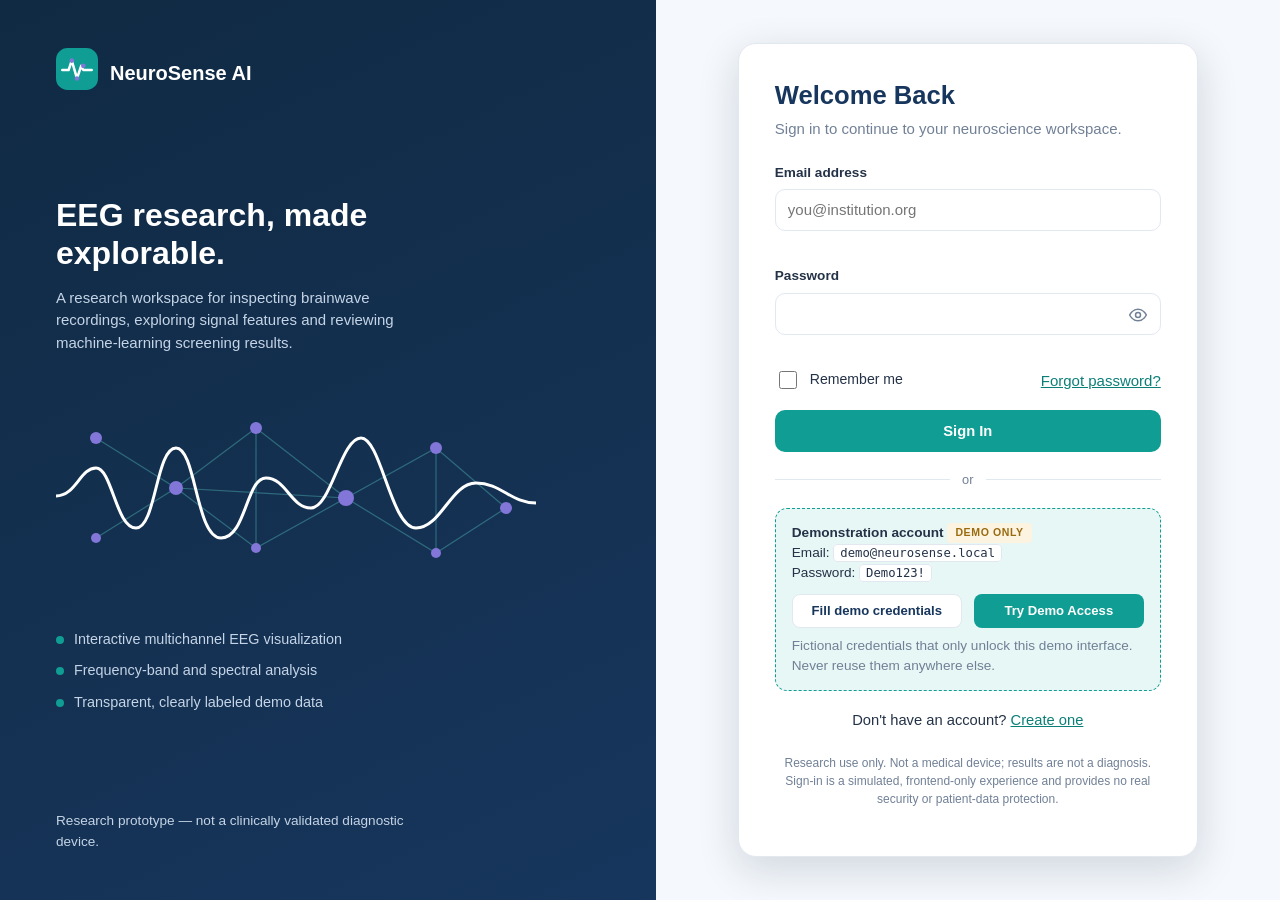
<file: neurosense-ai/index.html>
<!DOCTYPE html>
<html lang="en">
<head>
  <meta charset="utf-8">
  <meta name="viewport" content="width=device-width, initial-scale=1">
  <title>Overview — NeuroSense AI</title>
  <meta name="description" content="NeuroSense AI research dashboard (demonstration data).">
  <link rel="stylesheet" href="css/styles.css">
  <link rel="stylesheet" href="css/components.css">
  <link rel="stylesheet" href="css/responsive.css">
  <script src="js/app.js"></script>
</head>
<body data-page="overview" data-title="Overview">
  <a class="skip-link" href="#main">Skip to main content</a>
  <div class="app">
    <div id="sidebar-slot"></div>
    <div class="main">
      <div id="topbar-slot"></div>
      <main class="content" id="main" tabindex="-1">

        <section class="hero" aria-labelledby="greet">
          <svg class="hero-art" viewBox="0 0 400 200" preserveAspectRatio="xMidYMid slice" aria-hidden="true"><path d="M0 100 C30 100 35 40 60 40 S90 160 120 160 S150 60 180 60 S210 130 240 130 S270 30 300 30 S340 150 370 150 S390 100 400 100" fill="none" stroke="#5FD6CD" stroke-width="3"/><path d="M0 130 C40 130 50 80 90 80 S140 150 190 150 S250 90 300 90 S360 140 400 140" fill="none" stroke="#8276D8" stroke-width="2.5"/></svg>
          <div>
            <h1 id="greet">Good morning, Doctor</h1>
            <p>Monitor EEG recordings, explore brainwave patterns, and review depression-screening research.</p>
            <div class="btn-row">
              <a class="btn btn-primary" href="pages/eeg-analysis.html">Start New Analysis</a>
              <a class="btn btn-secondary" href="pages/dataset-explorer.html">Explore Dataset</a>
            </div>
          </div>
          <span class="badge badge-ai" style="position:relative;z-index:1;align-self:flex-start">Research prototype · demo data</span>
        </section>

        <div class="notice notice-warn" style="margin-top:var(--sp-5)" role="note">
          <span id="n-ico"></span>
          <span><b>Demonstration data.</b> Values on this page are illustrative placeholders. No real recordings have been analysed and no trained model is configured.</span>
        </div>

        <section class="grid grid-4" style="margin-top:var(--sp-5)" aria-label="Key figures">
          <article class="card kpi"><div class="kpi-top"><div class="kpi-icon" data-i="wave"></div><span class="demo-tag">Demo</span></div>
            <div class="kpi-label">EEG Recordings Analyzed</div><div class="kpi-value">128</div><div class="kpi-trend up">▲ 12 this week (placeholder)</div></article>
          <article class="card kpi"><div class="kpi-top"><div class="kpi-icon" data-i="shield"></div><span class="demo-tag">Demo</span></div>
            <div class="kpi-label">Signal Quality Pass Rate</div><div class="kpi-value">94.5%</div><div class="kpi-trend up">▲ 1.2 pts (placeholder)</div></article>
          <article class="card kpi"><div class="kpi-top"><div class="kpi-icon lav" data-i="target"></div><span class="badge badge-muted">No model</span></div>
            <div class="kpi-label">Research Model Performance</div><div class="kpi-value">Not available</div><div class="kpi-trend">No trained model configured — nothing has been measured.</div></article>
          <article class="card kpi"><div class="kpi-top"><div class="kpi-icon warn" data-i="clock"></div><span class="demo-tag">Demo</span></div>
            <div class="kpi-label">Pending Review</div><div class="kpi-value">7</div><div class="kpi-trend">Awaiting reviewer sign-off (placeholder)</div></article>
        </section>

        <section class="grid grid-main" style="margin-top:var(--sp-5)">
          <article class="card" aria-labelledby="wf-title">
            <div class="card-head">
              <div><h2 id="wf-title">Brainwave Visualization <span class="demo-tag">Synthetic</span></h2><p>Generated demonstration signal (256 Hz, µV). Not a real recording.</p></div>
              <div class="btn-row">
                <label class="sr-only" for="range">Time range</label>
                <select class="input" id="range" style="width:auto"><option value="5">5 s</option><option value="10" selected>10 s</option><option value="20">20 s</option></select>
                <button class="btn btn-secondary btn-sm" id="play" type="button" aria-pressed="true"></button>
                <button class="btn btn-secondary btn-sm" id="reset" type="button"></button>
                <button class="btn btn-ghost btn-sm" id="unload" type="button">Clear</button>
              </div>
            </div>
            <div class="chip-row" id="chips" role="group" aria-label="Toggle channel visibility"></div>
            <div class="chart-box" id="wf-box" style="margin-top:12px"><canvas id="wf" role="img" aria-label="Stacked synthetic EEG channels over time"></canvas></div>
            <div class="empty" id="wf-empty" hidden>
              <div id="e-ico"></div><h3>No recording loaded</h3><p>Load the synthetic demonstration recording, or upload your own CSV in EEG Analysis.</p>
              <div class="btn-row" style="justify-content:center"><button class="btn btn-primary" id="load" type="button">Load synthetic demo</button><a class="btn btn-secondary" href="pages/eeg-analysis.html">Go to EEG Analysis</a></div>
            </div>
          </article>

          <article class="card" aria-labelledby="bp-title">
            <div class="card-head"><div><h2 id="bp-title">Frequency Band Analysis <span class="demo-tag">Synthetic</span></h2><p>Relative power computed (Welch PSD) from the synthetic signal.</p></div></div>
            <div class="bars" id="bands"></div>
            <div class="band-cards" id="band-cards"></div>
            <p class="small muted" style="margin-top:14px">Hover a band name for a plain-language description. No single band is a definitive marker of depression.</p>
          </article>
        </section>

        <section class="card" style="margin-top:var(--sp-5)" aria-labelledby="ra-title">
          <div class="card-head"><div><h2 id="ra-title">Recent Research Activity <span class="demo-tag">Demo</span></h2><p>Fictional identifiers and synthetic entries. No patient names or real records.</p></div><a class="btn btn-secondary btn-sm" href="pages/reports.html">All reports</a></div>
          <div class="table-wrap"><table class="data">
            <thead><tr><th>Recording ID</th><th>Recording date</th><th>Signal quality</th><th>Analysis status</th><th>Research result status</th><th>Action</th></tr></thead>
            <tbody id="recent"></tbody>
          </table></div>
        </section>
      </main>
      <div id="footer-slot"></div>
    </div>
  </div>
  <script src="js/demo-data.js"></script>
  <script src="js/navigation.js"></script>
  <script src="js/dashboard.js"></script>
</body>
</html>
</file>
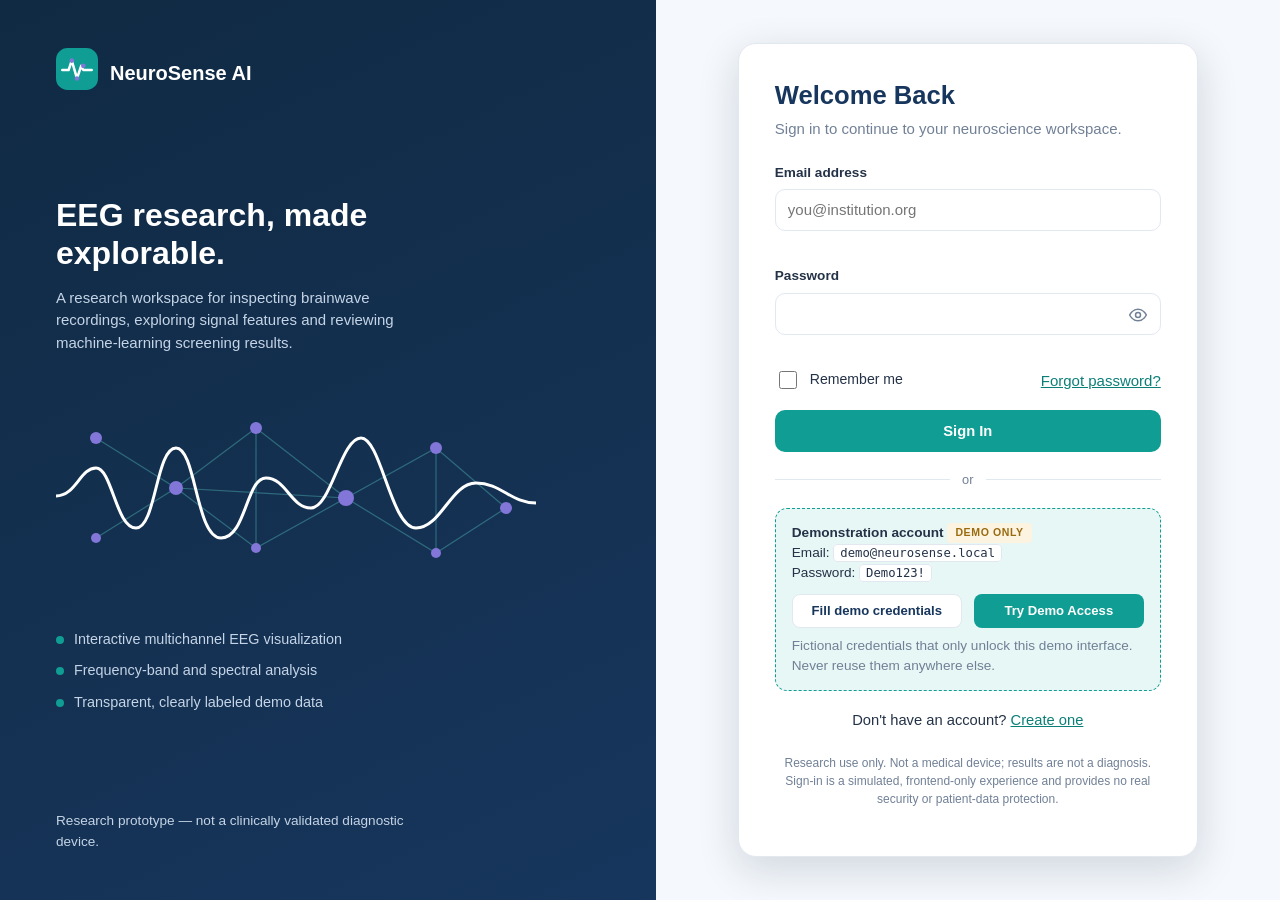
<file: neurosense-ai/login.html>
<!DOCTYPE html>
<html lang="en">
<head>
  <meta charset="utf-8">
  <meta name="viewport" content="width=device-width, initial-scale=1">
  <title>Sign in — NeuroSense AI</title>
  <meta name="description" content="Demo sign-in for the NeuroSense AI EEG research prototype.">
  <link rel="stylesheet" href="css/styles.css">
  <link rel="stylesheet" href="css/components.css">
  <link rel="stylesheet" href="css/auth.css">
  <link rel="stylesheet" href="css/responsive.css">
  <script src="js/app.js"></script>
</head>
<body class="auth-body" data-public="true">
  <a class="skip-link" href="#form">Skip to sign-in form</a>
  <div class="auth">
    <section class="auth-brand" aria-label="About NeuroSense AI">
      <div class="brand-row"><span data-logo="42"></span> NeuroSense AI</div>
      <div>
        <h2>EEG research, made explorable.</h2>
        <p>A research workspace for inspecting brainwave recordings, exploring signal features and reviewing machine-learning screening results.</p>
        <div class="auth-art" data-art></div>
        <ul class="auth-points">
          <li>Interactive multichannel EEG visualization</li>
          <li>Frequency-band and spectral analysis</li>
          <li>Transparent, clearly labeled demo data</li>
        </ul>
      </div>
      <p class="small" style="margin:0">Research prototype — not a clinically validated diagnostic device.</p>
    </section>

    <section class="auth-panel">
      <div class="auth-card">
        <div class="mobile-brand"><span data-logo="34"></span> NeuroSense AI</div>
        <h1>Welcome Back</h1>
        <p class="sub">Sign in to continue to your neuroscience workspace.</p>

        <div id="msg" class="auth-msg" role="status" aria-live="polite" hidden></div>

        <form id="form" novalidate>
          <div class="field">
            <label for="email">Email address</label>
            <input class="input" id="email" name="email" type="email" autocomplete="username" placeholder="you@institution.org" required>
            <div class="field-error" id="email-err" aria-live="polite"></div>
          </div>
          <div class="field">
            <label for="password">Password</label>
            <div class="pw-wrap">
              <input class="input" id="password" name="password" type="password" autocomplete="current-password" required>
              <button class="pw-toggle" type="button" data-toggle="password" aria-label="Show password" aria-pressed="false"></button>
            </div>
            <div class="field-error" id="password-err" aria-live="polite"></div>
          </div>
          <div class="auth-row">
            <label class="check"><input type="checkbox" id="remember"> Remember me</label>
            <a href="#" id="forgot">Forgot password?</a>
          </div>
          <button class="btn btn-primary" type="submit" id="submit">Sign In</button>
        </form>

        <div class="divider">or</div>

        <div class="demo-box" aria-label="Demonstration account">
          <b>Demonstration account</b> <span class="demo-tag">Demo only</span><br>
          Email: <code>demo@neurosense.local</code><br>
          Password: <code>Demo123!</code>
          <div class="btn-row">
            <button class="btn btn-secondary btn-sm" type="button" id="fill">Fill demo credentials</button>
            <button class="btn btn-primary btn-sm" type="button" id="try">Try Demo Access</button>
          </div>
          <div class="muted small" style="margin-top:8px">Fictional credentials that only unlock this demo interface. Never reuse them anywhere else.</div>
        </div>

        <p class="auth-alt">Don't have an account? <a href="signup.html">Create one</a></p>
        <p class="auth-foot">Research use only. Not a medical device; results are not a diagnosis. Sign-in is a simulated, frontend-only experience and provides no real security or patient-data protection.</p>
      </div>
    </section>
  </div>
  <script src="js/auth.js"></script>
</body>
</html>
</file>
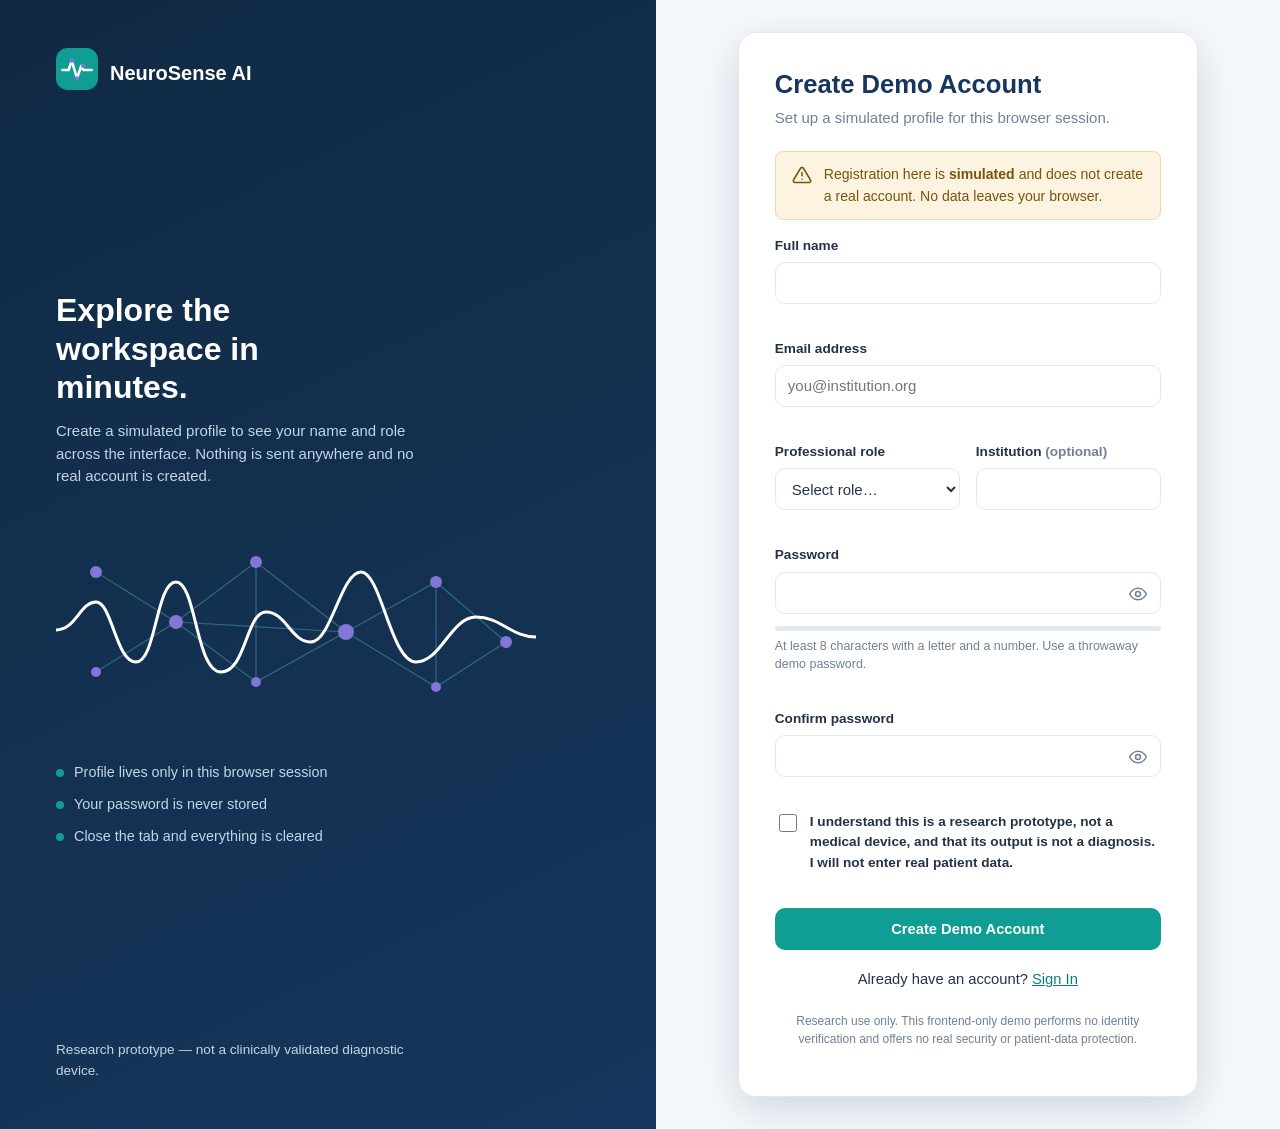
<file: neurosense-ai/signup.html>
<!DOCTYPE html>
<html lang="en">
<head>
  <meta charset="utf-8">
  <meta name="viewport" content="width=device-width, initial-scale=1">
  <title>Create demo account — NeuroSense AI</title>
  <meta name="description" content="Simulated registration for the NeuroSense AI EEG research prototype.">
  <link rel="stylesheet" href="css/styles.css">
  <link rel="stylesheet" href="css/components.css">
  <link rel="stylesheet" href="css/auth.css">
  <link rel="stylesheet" href="css/responsive.css">
  <script src="js/app.js"></script>
</head>
<body class="auth-body" data-public="true">
  <a class="skip-link" href="#form">Skip to registration form</a>
  <div class="auth">
    <section class="auth-brand" aria-label="About NeuroSense AI">
      <div class="brand-row"><span data-logo="42"></span> NeuroSense AI</div>
      <div>
        <h2>Explore the workspace in minutes.</h2>
        <p>Create a simulated profile to see your name and role across the interface. Nothing is sent anywhere and no real account is created.</p>
        <div class="auth-art" data-art></div>
        <ul class="auth-points">
          <li>Profile lives only in this browser session</li>
          <li>Your password is never stored</li>
          <li>Close the tab and everything is cleared</li>
        </ul>
      </div>
      <p class="small" style="margin:0">Research prototype — not a clinically validated diagnostic device.</p>
    </section>

    <section class="auth-panel">
      <div class="auth-card">
        <div class="mobile-brand"><span data-logo="34"></span> NeuroSense AI</div>
        <h1>Create Demo Account</h1>
        <p class="sub">Set up a simulated profile for this browser session.</p>

        <div class="notice notice-warn" style="margin-bottom:16px">
          <span data-i="alert"></span>
          <span>Registration here is <b>simulated</b> and does not create a real account. No data leaves your browser.</span>
        </div>
        <div id="msg" class="auth-msg" role="status" aria-live="polite" hidden></div>

        <form id="form" novalidate>
          <div class="field">
            <label for="name">Full name</label>
            <input class="input" id="name" type="text" autocomplete="name" required>
            <div class="field-error" id="name-err" aria-live="polite"></div>
          </div>
          <div class="field">
            <label for="email">Email address</label>
            <input class="input" id="email" type="email" autocomplete="email" placeholder="you@institution.org" required>
            <div class="field-error" id="email-err" aria-live="polite"></div>
          </div>
          <div class="form-grid">
            <div class="field">
              <label for="role">Professional role</label>
              <select class="input" id="role" required>
                <option value="">Select role…</option>
                <option>Doctor</option><option>Researcher</option><option>EEG Technician</option><option>Student</option><option>Administrator</option>
              </select>
              <div class="field-error" id="role-err" aria-live="polite"></div>
            </div>
            <div class="field">
              <label for="org">Institution <span class="muted">(optional)</span></label>
              <input class="input" id="org" type="text" autocomplete="organization">
            </div>
          </div>
          <div class="field">
            <label for="password">Password</label>
            <div class="pw-wrap">
              <input class="input" id="password" type="password" autocomplete="new-password" required aria-describedby="pw-hint">
              <button class="pw-toggle" type="button" data-toggle="password" aria-label="Show password" aria-pressed="false"></button>
            </div>
            <div class="strength" aria-hidden="true"><i id="strength"></i></div>
            <div class="field-hint" id="pw-hint">At least 8 characters with a letter and a number. Use a throwaway demo password.</div>
            <div class="field-error" id="password-err" aria-live="polite"></div>
          </div>
          <div class="field">
            <label for="confirm">Confirm password</label>
            <div class="pw-wrap">
              <input class="input" id="confirm" type="password" autocomplete="new-password" required>
              <button class="pw-toggle" type="button" data-toggle="confirm" aria-label="Show confirm password" aria-pressed="false"></button>
            </div>
            <div class="field-error" id="confirm-err" aria-live="polite"></div>
          </div>
          <div class="field">
            <label class="check"><input type="checkbox" id="terms" required> <span>I understand this is a research prototype, not a medical device, and that its output is not a diagnosis. I will not enter real patient data.</span></label>
            <div class="field-error" id="terms-err" aria-live="polite"></div>
          </div>
          <button class="btn btn-primary" type="submit" id="submit">Create Demo Account</button>
        </form>

        <p class="auth-alt">Already have an account? <a href="login.html">Sign In</a></p>
        <p class="auth-foot">Research use only. This frontend-only demo performs no identity verification and offers no real security or patient-data protection.</p>
      </div>
    </section>
  </div>
  <script src="js/auth.js"></script>
</body>
</html>
</file>
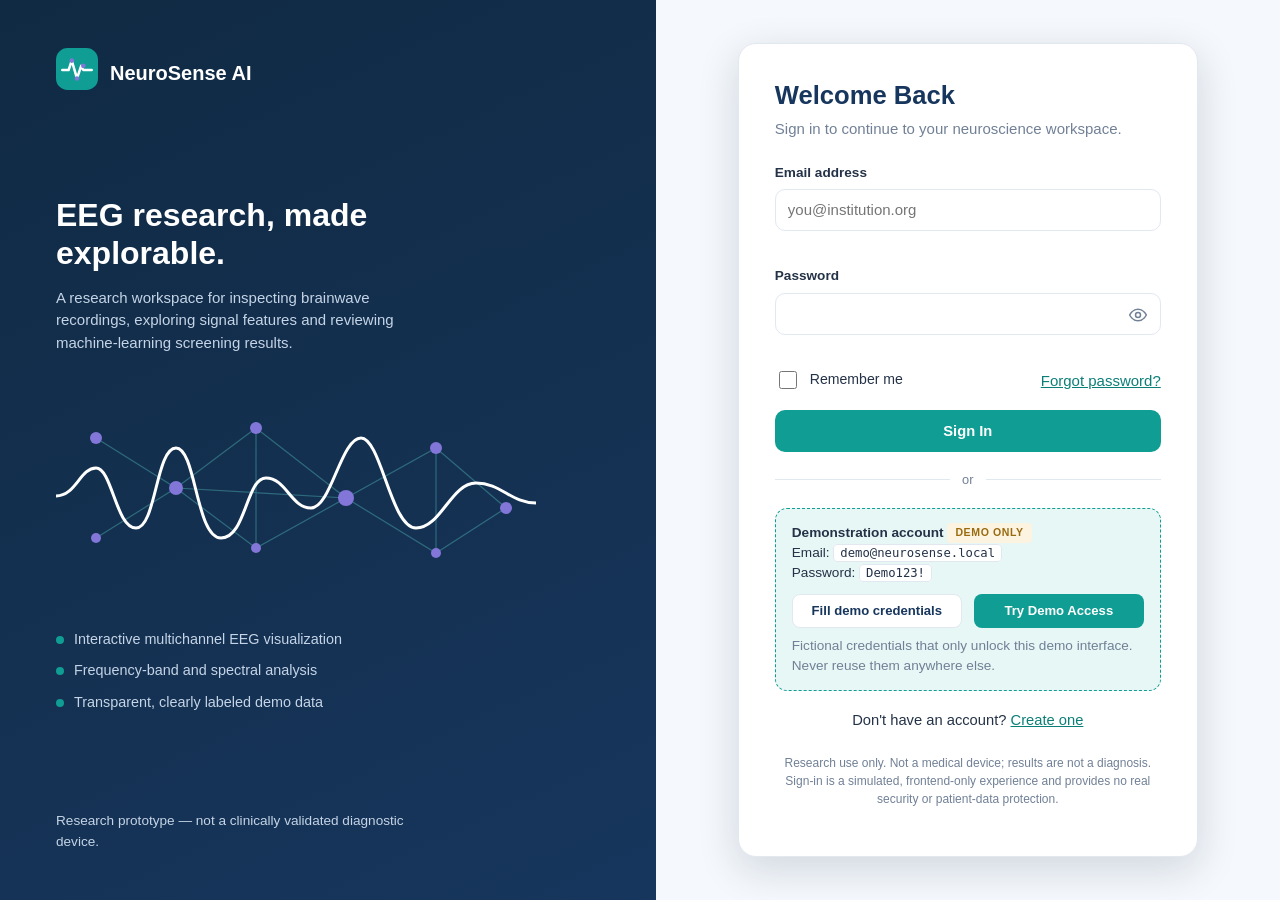
<file: neurosense-ai/pages/ai-screening.html>
<!DOCTYPE html>
<html lang="en">
<head>
  <meta charset="utf-8">
  <meta name="viewport" content="width=device-width, initial-scale=1">
  <title>AI Screening — NeuroSense AI</title>
  <link rel="stylesheet" href="../css/styles.css">
  <link rel="stylesheet" href="../css/components.css">
  <link rel="stylesheet" href="../css/responsive.css">
  <script src="../js/app.js"></script>
</head>
<body data-page="ai-screening" data-title="AI Screening">
  <a class="skip-link" href="#main">Skip to main content</a>
  <div class="app">
    <div id="sidebar-slot"></div>
    <div class="main">
      <div id="topbar-slot"></div>
      <main class="content" id="main" tabindex="-1">
        <div class="page-head">
          <div><h1>AI Screening</h1><p>A transparent workflow from recording validation to research result review.</p></div>
          <div class="btn-row"><button class="btn btn-primary" id="run" type="button">Run workflow</button><button class="btn btn-secondary" id="sample" type="button">Explore sample result</button></div>
        </div>

        <div class="notice notice-warn clinical-notice" role="note" style="margin-bottom:var(--sp-5)">
          <span id="cn-ico"></span><span><b>Research screening only.</b> Results are not a diagnosis. Clinical interpretation requires assessment by a qualified healthcare professional.</span>
        </div>

        <section class="card" aria-labelledby="wf-t">
          <div class="card-head"><div><h2 id="wf-t">Analysis Workflow</h2><p id="wf-sub">Press “Run workflow” to execute the stages that are implemented in this build.</p></div><span class="badge badge-muted" id="src-badge">No recording</span></div>
          <div class="stepper" id="stepper" role="list"></div>
        </section>

        <div class="grid grid-main" style="margin-top:var(--sp-5)">
          <div class="stack">
            <section class="card" aria-labelledby="rc-t" aria-live="polite">
              <div class="card-head"><h2 id="rc-t">Research Result</h2><span class="badge badge-muted" id="rc-badge">Not run</span></div>
              <div id="result"></div>
            </section>

            <section class="card" aria-labelledby="xf-t">
              <div class="card-head"><div><h2 id="xf-t">Extracted EEG Features</h2><p>Descriptive values computed in your browser from the loaded recording.</p></div></div>
              <div id="features"><div class="empty"><h3>No features yet</h3><p>Run the workflow to extract features.</p></div></div>
            </section>
          </div>

          <div class="stack">
            <section class="card" aria-labelledby="xai-t">
              <div class="card-head"><div><h2 id="xai-t">Explainable AI</h2><p>Relative feature importance</p></div></div>
              <div id="xai"><div class="empty"><h3>Importance unavailable</h3><p>A trained model must supply importance values. Nothing is estimated here.</p></div></div>
              <p class="small muted" style="margin-top:12px">Importance describes what a model relied on. It is not proof of causation or a clinical explanation.</p>
            </section>
            <section class="card" aria-labelledby="lim-t"><h2 id="lim-t" style="margin-bottom:10px">Model Limitations</h2>
              <ul class="small" style="margin:0;padding-left:18px;display:grid;gap:6px">
                <li>EEG alone cannot diagnose depression.</li>
                <li>Dataset labels may reflect questionnaire scores, not clinical diagnoses.</li>
                <li>Results must be validated on participant-independent data.</li>
                <li>No confidence value is shown unless a real model supplies one.</li>
              </ul></section>
            <section class="card" aria-labelledby="api-t"><h2 id="api-t" style="margin-bottom:6px">Model service</h2>
              <p class="small muted">Optional connection to a future FastAPI service (<code>POST /api/v1/predict</code>). Leave empty to stay in “AI model not configured” mode.</p>
              <div class="field"><label for="api">Service base URL</label><input class="input" id="api" type="url" placeholder="http://localhost:8000"><div class="field-error" id="api-err"></div></div>
              <div class="btn-row"><button class="btn btn-secondary btn-sm" id="api-save" type="button">Save URL</button><button class="btn btn-secondary btn-sm" id="api-check" type="button">Check /health</button></div>
              <div class="small" id="api-status" style="margin-top:10px" role="status"></div></section>
          </div>
        </div>
      </main>
      <div id="footer-slot"></div>
    </div>
  </div>
  <script src="../js/demo-data.js"></script>
  <script src="../js/navigation.js"></script>
  <script src="../js/recording.js"></script>
  <script src="../js/screening.js"></script>
</body>
</html>
</file>
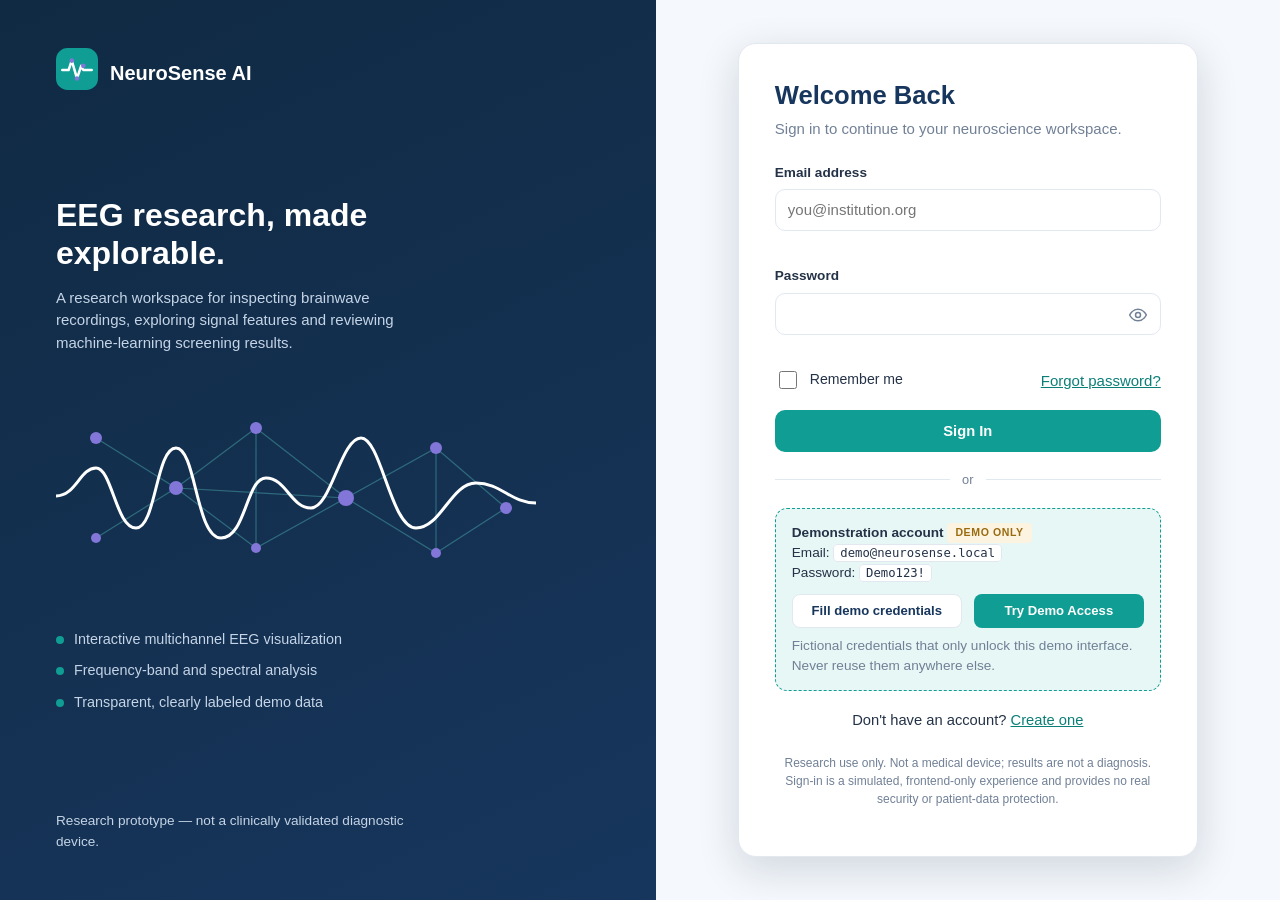
<file: neurosense-ai/pages/analytics.html>
<!DOCTYPE html>
<html lang="en">
<head>
  <meta charset="utf-8">
  <meta name="viewport" content="width=device-width, initial-scale=1">
  <title>Research Analytics — NeuroSense AI</title>
  <link rel="stylesheet" href="../css/styles.css">
  <link rel="stylesheet" href="../css/components.css">
  <link rel="stylesheet" href="../css/responsive.css">
  <script src="../js/app.js"></script>
</head>
<body data-page="analytics" data-title="Research Analytics">
  <a class="skip-link" href="#main">Skip to main content</a>
  <div class="app">
    <div id="sidebar-slot"></div>
    <div class="main">
      <div id="topbar-slot"></div>
      <main class="content" id="main" tabindex="-1">
        <div class="page-head">
          <div><h1>Research Analytics</h1><p>Evaluation workspace for reviewers. Every metric below is <b>illustrative demo data</b> until real experiment results are loaded.</p></div>
          <button class="btn btn-secondary" id="export" type="button"></button>
        </div>

        <div class="notice notice-warn" role="note" style="margin-bottom:var(--sp-5)"><span id="n-ico"></span><span><b>Illustrative demo data.</b> No model has been trained or evaluated in this build. Real results must come from participant-independent validation (e.g. leave-subjects-out) so recordings from one person never appear in both training and test sets.</span></div>

        <section class="card" aria-label="Filters">
          <form class="filter-grid" id="filters" onsubmit="return false">
            <div class="field" style="margin:0"><label for="f-ds">Dataset</label><select class="input" id="f-ds"><option>Illustrative demo cohort</option><option disabled>NEMAR ds003478 (not loaded)</option></select></div>
            <div class="field" style="margin:0"><label for="f-model">Model version</label><select class="input" id="f-model"></select></div>
            <div class="field" style="margin:0"><label for="f-split">Evaluation split</label><select class="input" id="f-split"><option>Participant-independent (illustrative)</option><option disabled>Segment-random split (not allowed)</option></select></div>
            <div class="field" style="margin:0"><label for="f-from">Date range (participant table)</label><div class="btn-row" style="gap:8px"><input class="input" id="f-from" type="date" aria-label="From date" style="flex:1 1 120px;min-width:0"><input class="input" id="f-to" type="date" aria-label="To date" style="flex:1 1 120px;min-width:0"></div></div>
          </form>
        </section>

        <section class="grid grid-3" style="margin-top:var(--sp-5)">
          <article class="card"><h2>Class distribution <span class="demo-tag">Demo</span></h2><div class="bars" id="classes" style="margin-top:14px"></div></article>
          <article class="card"><h2>Signal quality distribution <span class="demo-tag">Demo</span></h2><div class="bars" id="quality" style="margin-top:14px"></div></article>
          <article class="card"><h2>Confusion matrix <span class="demo-tag">Demo</span></h2><div class="confusion" id="cm" style="margin-top:14px"></div></article>
        </section>

        <section class="grid grid-2" style="margin-top:var(--sp-5)">
          <article class="card"><h2>Sensitivity, specificity, precision, recall, F1 <span class="demo-tag">Demo</span></h2><p class="small muted">Derived from the confusion matrix shown.</p><div class="bars" id="metrics" style="margin-top:14px"></div></article>
          <article class="card"><h2>ROC curve <span class="demo-tag">Demo</span></h2><p class="small muted" id="auc"></p><div class="chart-box"><canvas id="roc" role="img" aria-label="Illustrative ROC curve"></canvas></div></article>
        </section>

        <section class="card" style="margin-top:var(--sp-5)"><h2>Model comparison <span class="demo-tag">Demo</span></h2>
          <div class="table-wrap" style="margin-top:12px"><table class="data" id="models"></table></div></section>

        <section class="card" style="margin-top:var(--sp-5)"><h2>Participant-level evaluation <span class="demo-tag">Demo</span></h2><p class="small muted">Fictional identifiers. Each participant appears in exactly one test fold.</p>
          <div class="table-wrap" style="margin-top:12px"><table class="data" id="people"></table></div><div id="people-empty" class="small muted" style="margin-top:8px"></div></section>
      </main>
      <div id="footer-slot"></div>
    </div>
  </div>
  <script src="../js/demo-data.js"></script>
  <script src="../js/navigation.js"></script>
  <script src="../js/analytics.js"></script>
</body>
</html>
</file>
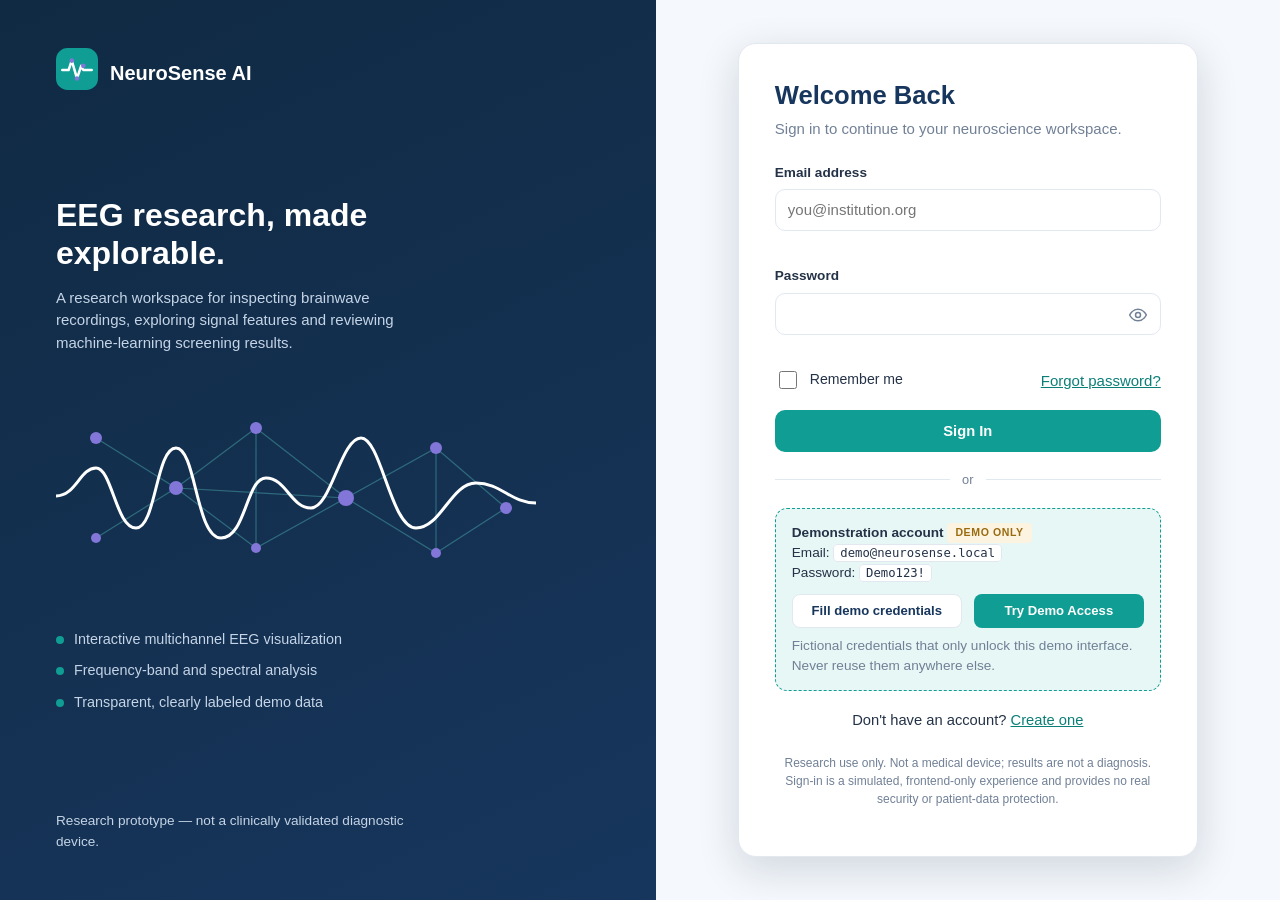
<file: neurosense-ai/pages/dataset-explorer.html>
<!DOCTYPE html>
<html lang="en">
<head>
  <meta charset="utf-8">
  <meta name="viewport" content="width=device-width, initial-scale=1">
  <title>Dataset Explorer — NeuroSense AI</title>
  <link rel="stylesheet" href="../css/styles.css">
  <link rel="stylesheet" href="../css/components.css">
  <link rel="stylesheet" href="../css/responsive.css">
  <script src="../js/app.js"></script>
</head>
<body data-page="dataset-explorer" data-title="Dataset Explorer">
  <a class="skip-link" href="#main">Skip to main content</a>
  <div class="app">
    <div id="sidebar-slot"></div>
    <div class="main">
      <div id="topbar-slot"></div>
      <main class="content" id="main" tabindex="-1">
        <div class="page-head"><div><h1>Dataset Explorer</h1><p>Public research datasets and their verification status in this workspace.</p></div></div>

        <article class="card" aria-labelledby="ds-t" style="border-top:4px solid var(--teal)">
          <div class="card-head">
            <div><span class="badge badge-info">Featured public dataset</span><h2 id="ds-t" style="font-size:1.35rem;margin-top:8px">EEG: Depression Rest</h2><p>OpenNeuro ds003478, as mirrored on NEMAR · sole listed author: James F. Cavanagh</p></div>
            <div class="btn-row"><a class="btn btn-primary" id="src" href="https://nemar.org/dataset/on003478" target="_blank" rel="noopener noreferrer">View Source</a></div>
          </div>
          <div class="grid grid-2">
            <dl class="meta-list">
              <dt>Participants</dt><dd>122 <span class="badge badge-muted">per source page</span></dd>
              <dt>Recording count</dt><dd>Not verified</dd>
              <dt>Sessions</dt><dd>2 × ~6 min per participant (per source page)</dd>
              <dt>Channels</dt><dd>66, 10-10 system (per source page)</dd>
              <dt>Sampling rate</dt><dd>Not stated on source page</dd>
              <dt>License</dt><dd>CC0 (per source page)</dd>
            </dl>
            <dl class="meta-list">
              <dt>Download status</dt><dd><span class="badge badge-muted">Not downloaded</span></dd>
              <dt>Validation status</dt><dd><span class="badge badge-muted">Not validated</span></dd>
              <dt>Processing status</dt><dd><span class="badge badge-muted">Not processed</span></dd>
              <dt>Loaded in this app</dt><dd><span class="badge badge-muted">No</span></dd>
            </dl>
          </div>
          <div class="notice notice-info" style="margin-top:16px"><span id="i1"></span><span><b>Counts shown come from the source page text</b> and have not been independently verified here. Always re-check against the dataset’s own files before reporting.</span></div>
        </article>

        <section class="grid grid-2" style="margin-top:var(--sp-5)">
          <article class="card"><h2 style="margin-bottom:10px">Label definitions</h2>
            <p>The source describes participants who scored reliably <b>high or low on the Beck Depression Inventory (BDI)</b>. That is a self-report questionnaire grouping.</p>
            <div class="notice notice-warn"><span id="i2"></span><span>Do not assume these groups are clinically diagnosed depression. Check the dataset’s <code>participants.tsv</code> for the actual variables before defining labels.</span></div></article>
          <article class="card"><h2 style="margin-bottom:10px">Available metadata</h2>
            <ul style="margin:0;padding-left:18px;display:grid;gap:6px"><li>Eyes-open and eyes-closed blocks (1 min each, per source)</li><li>Questionnaire scores — <i>variables not verified here</i></li><li>Demographics — <i>not verified here</i></li></ul></article>
        </section>

        <section class="card" style="margin-top:var(--sp-5)"><h2 style="margin-bottom:10px">License and usage notes</h2>
          <p>The source page lists a CC0 license. Even for public data, follow the dataset’s citation requests, respect participant privacy, and do not attempt re-identification. This prototype does not redistribute any dataset files.</p>
          <p class="small muted" style="margin:0">Real analysis requires downloading the data (e.g. via OpenNeuro / NEMAR tools), decoding EEG files with a suitable library, and evaluating models with participant-independent splits. None of that is performed by this frontend.</p></section>
      </main>
      <div id="footer-slot"></div>
    </div>
  </div>
  <script src="../js/navigation.js"></script>
  <script src="../js/dataset.js"></script>
</body>
</html>
</file>
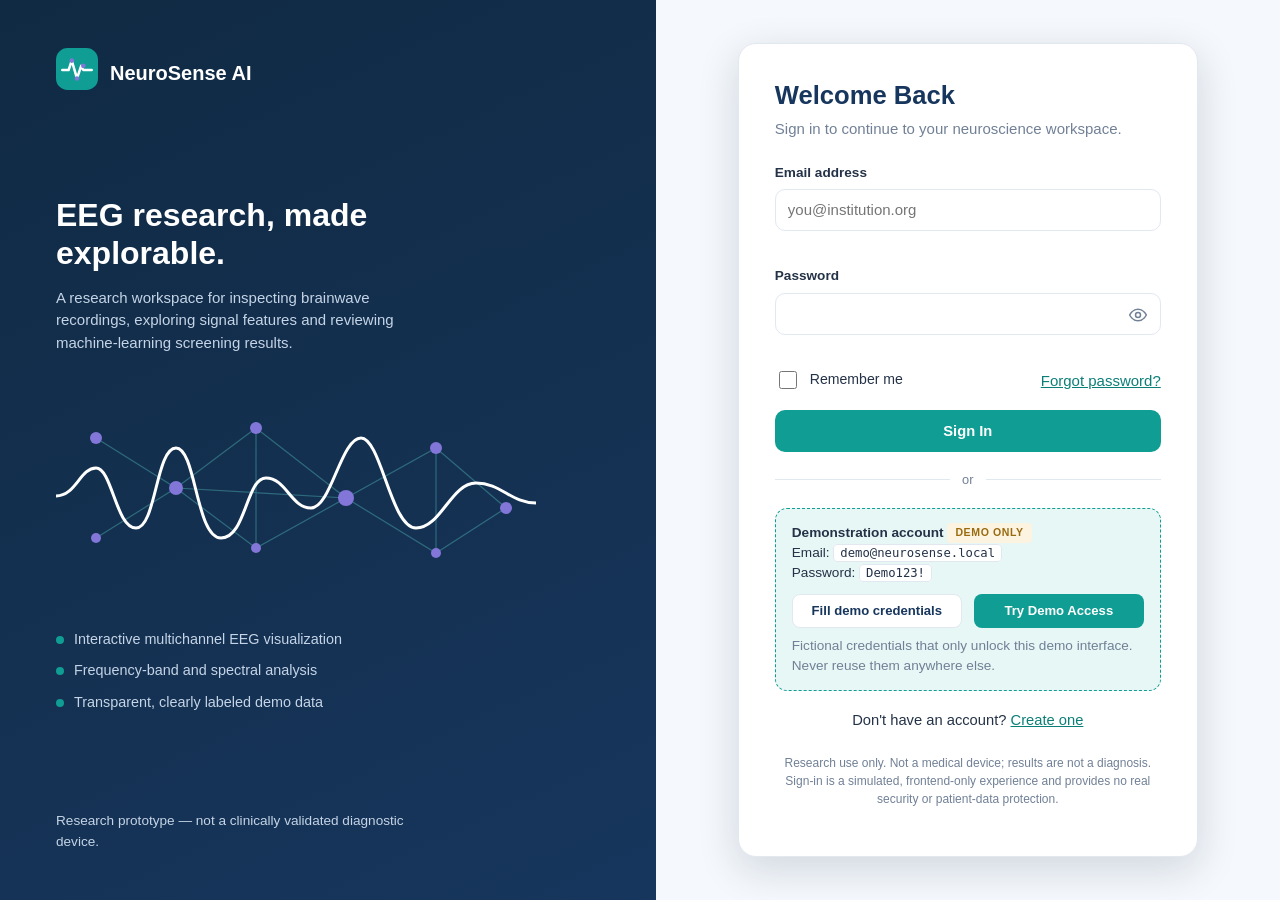
<file: neurosense-ai/pages/eeg-analysis.html>
<!DOCTYPE html>
<html lang="en">
<head>
  <meta charset="utf-8">
  <meta name="viewport" content="width=device-width, initial-scale=1">
  <title>EEG Analysis — NeuroSense AI</title>
  <link rel="stylesheet" href="../css/styles.css">
  <link rel="stylesheet" href="../css/components.css">
  <link rel="stylesheet" href="../css/responsive.css">
  <script src="../js/app.js"></script>
</head>
<body data-page="eeg-analysis" data-title="EEG Analysis">
  <a class="skip-link" href="#main">Skip to main content</a>
  <div class="app">
    <div id="sidebar-slot"></div>
    <div class="main">
      <div id="topbar-slot"></div>
      <main class="content" id="main" tabindex="-1">
        <div class="page-head">
          <div><h1>EEG Analysis</h1><p>Load a recording, check basic signal quality, and run the preprocessing steps implemented in this browser build.</p></div>
        </div>

        <div class="grid grid-main">
          <div class="stack">
            <section class="card" aria-labelledby="up-t">
              <div class="card-head"><div><h2 id="up-t">Upload EEG Recording</h2><p>Accepted: <b>.csv</b> (numeric channel columns) and <b>.edf</b> (header inspection only). Max 25 MB.</p></div>
                <div class="btn-row"><button class="btn btn-secondary btn-sm" id="sample" type="button">Use synthetic sample</button><button class="btn btn-ghost btn-sm" id="remove" type="button" hidden>Remove</button></div></div>
              <div class="dropzone" id="drop" tabindex="0" role="button" aria-label="Drop an EEG file here or press Enter to browse">
                <div id="up-ico"></div>
                <h3 style="margin-top:8px">Drag &amp; drop your recording here</h3>
                <p class="muted small" style="margin:6px 0 12px">CSV: one column per channel (optional <code>time</code> column). EDF: header metadata only.</p>
                <button class="btn btn-primary" id="browse" type="button">Browse Files</button>
                <input id="file" type="file" accept=".csv,.edf,text/csv" class="sr-only" aria-label="Choose EEG file" tabindex="-1">
              </div>
              <div id="prog" hidden style="margin-top:14px"><div class="small" id="prog-label">Reading…</div><div class="progress" role="progressbar" aria-valuemin="0" aria-valuemax="100" aria-valuenow="0"><i></i></div></div>
              <div id="feedback" style="margin-top:14px" role="status" aria-live="polite"></div>
            </section>

            <section class="card" aria-labelledby="pv-t">
              <div class="card-head"><div><h2 id="pv-t">Signal Preview</h2><p id="pv-sub">Load a recording to preview it.</p></div></div>
              <div id="pv-empty" class="empty"><div id="pv-ico"></div><h3>No recording loaded</h3><p>Upload a CSV or use the synthetic sample to begin.</p></div>
              <div class="chart-box" id="pv-box" hidden><canvas id="pv" role="img" aria-label="Preview of loaded EEG channels"></canvas></div>
            </section>

            <section class="card" aria-labelledby="ctl-t">
              <div class="card-head"><div><h2 id="ctl-t">Analysis Controls</h2><p>Only operations implemented in JavaScript are run: zero-phase band-pass filter, Welch PSD, band power, epoching.</p></div></div>
              <form id="ctl" novalidate>
                <div class="form-grid">
                  <div class="field"><label for="fs"><span class="tip" tabindex="0" data-tip="Samples per second. For CSV files this cannot always be inferred, so confirm it.">Sampling frequency (Hz)</span></label><input class="input" id="fs" type="number" step="any" value="256"><div class="field-error" id="fs-err"></div></div>
                  <div class="field"><label for="epoch"><span class="tip" tabindex="0" data-tip="Length of each analysis segment used to count epochs.">Epoch duration (s)</span></label><input class="input" id="epoch" type="number" step="any" value="2"><div class="field-error" id="epoch-err"></div></div>
                  <div class="field"><label for="lo">Filter low cut (Hz)</label><input class="input" id="lo" type="number" step="any" value="1"><div class="field-error" id="lo-err"></div></div>
                  <div class="field"><label for="hi">Filter high cut (Hz)</label><input class="input" id="hi" type="number" step="any" value="40"><div class="field-error" id="hi-err"></div></div>
                </div>
                <div class="field"><span class="label">Selected channels</span><div class="chip-row" id="ctl-ch" role="group" aria-label="Channels to analyse"><span class="muted small">Load a recording first.</span></div><div class="field-error" id="ch-err"></div></div>
                <label class="check" style="margin-bottom:16px"><input type="checkbox" id="bands" checked> Compute frequency-band analysis (delta–gamma)</label>
                <div class="btn-row"><button class="btn btn-primary" id="run" type="submit">Run preprocessing &amp; band analysis</button><a class="btn btn-secondary" href="signal-explorer.html">Open in Signal Explorer</a></div>
              </form>
              <div id="result" style="margin-top:18px" aria-live="polite"></div>
            </section>
          </div>

          <div class="stack">
            <section class="card" aria-labelledby="info-t"><h2 id="info-t" style="margin-bottom:14px">Recording Information</h2>
              <dl class="meta-list" id="info"></dl></section>
            <section class="card" aria-labelledby="qc-t"><h2 id="qc-t">Signal Quality Assessment</h2>
              <p class="small muted" style="margin:4px 0 12px">Basic statistical checks only — <b>not</b> clinically validated artifact detection.</p>
              <ul class="qc-list" id="qc"></ul></section>
          </div>
        </div>
      </main>
      <div id="footer-slot"></div>
    </div>
  </div>
  <script src="../js/navigation.js"></script>
  <script src="../js/recording.js"></script>
  <script src="../js/eeg-analysis.js"></script>
</body>
</html>
</file>
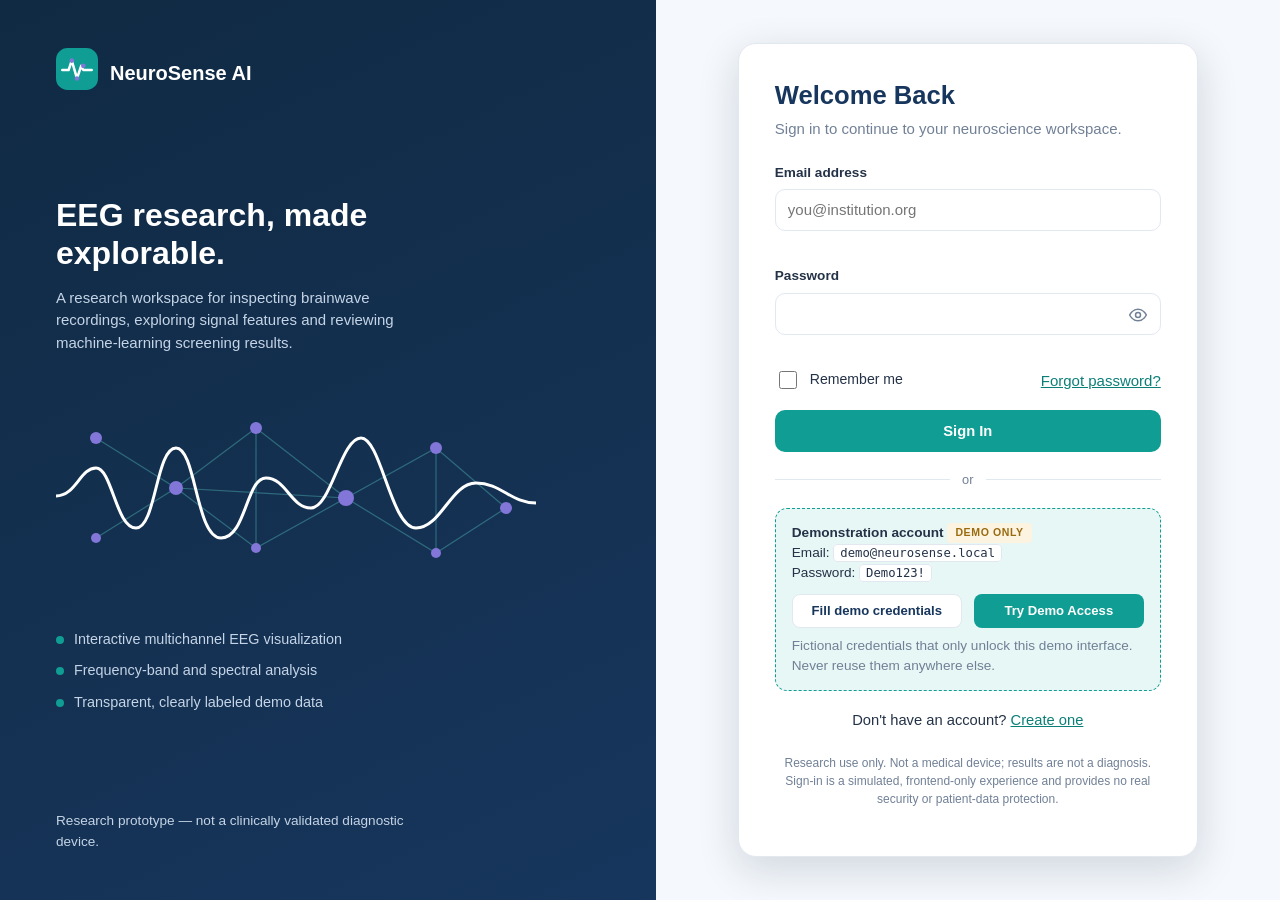
<file: neurosense-ai/pages/reports.html>
<!DOCTYPE html>
<html lang="en">
<head>
  <meta charset="utf-8">
  <meta name="viewport" content="width=device-width, initial-scale=1">
  <title>Reports — NeuroSense AI</title>
  <link rel="stylesheet" href="../css/styles.css">
  <link rel="stylesheet" href="../css/components.css">
  <link rel="stylesheet" href="../css/responsive.css">
  <script src="../js/app.js"></script>
</head>
<body data-page="reports" data-title="Reports">
  <a class="skip-link" href="#main">Skip to main content</a>
  <div class="app">
    <div id="sidebar-slot"></div>
    <div class="main">
      <div id="topbar-slot"></div>
      <main class="content" id="main" tabindex="-1">
        <div class="page-head"><div><h1>Reports</h1><p>Research report summaries. Entries are fictional demonstration records, plus your current-session recording if one is loaded. No personally identifiable information is stored or exported.</p></div></div>

        <section class="card no-print" aria-labelledby="rl-t">
          <h2 id="rl-t" style="margin-bottom:12px">Available reports</h2>
          <div class="table-wrap"><table class="data"><thead><tr><th>Report ID</th><th>Recording ID</th><th>Analysis date</th><th>Source</th><th>Action</th></tr></thead><tbody id="list"></tbody></table></div>
        </section>

        <section id="report-view" style="margin-top:var(--sp-5)" aria-live="polite">
          <div class="card empty no-print" id="rv-empty"><div id="e-ico"></div><h3>No report selected</h3><p>Choose “View Report” above.</p></div>
          <div id="rv" hidden>
            <div class="btn-row no-print" style="margin-bottom:12px">
              <button class="btn btn-primary" id="print" type="button"></button>
              <button class="btn btn-secondary" id="csv" type="button"></button>
              <button class="btn btn-secondary tip" id="pdf" type="button" aria-disabled="true" data-tip="No client-side PDF library is configured. Use Print Report, then choose “Save as PDF”.">Export PDF</button>
            </div>
            <article class="report-sheet" id="sheet"></article>
          </div>
        </section>
      </main>
      <div id="footer-slot"></div>
    </div>
  </div>
  <script src="../js/demo-data.js"></script>
  <script src="../js/navigation.js"></script>
  <script src="../js/recording.js"></script>
  <script src="../js/reports.js"></script>
</body>
</html>
</file>
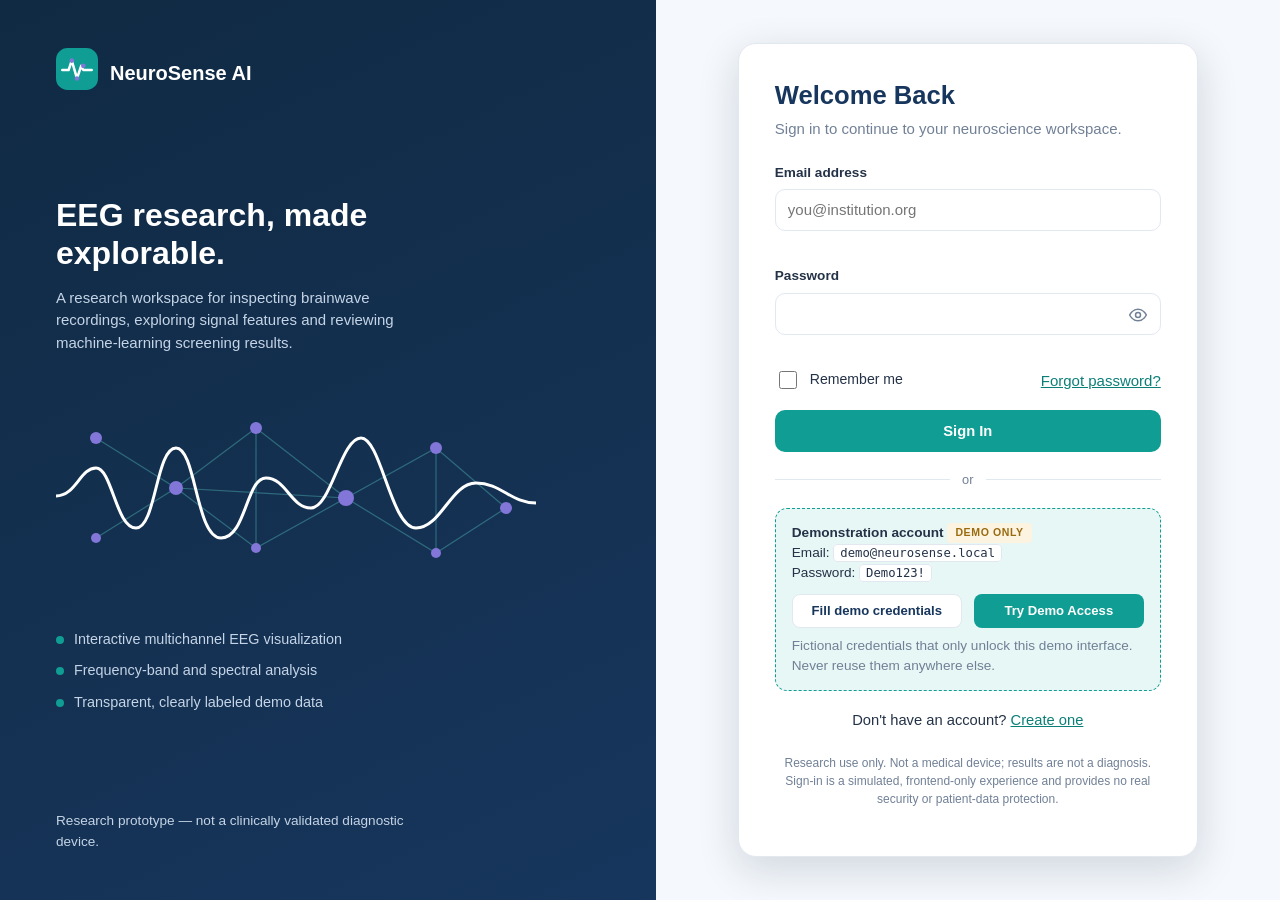
<file: neurosense-ai/pages/settings.html>
<!DOCTYPE html>
<html lang="en">
<head>
  <meta charset="utf-8">
  <meta name="viewport" content="width=device-width, initial-scale=1">
  <title>Settings — NeuroSense AI</title>
  <link rel="stylesheet" href="../css/styles.css">
  <link rel="stylesheet" href="../css/components.css">
  <link rel="stylesheet" href="../css/responsive.css">
  <script src="../js/app.js"></script>
</head>
<body data-page="settings" data-title="Settings">
  <a class="skip-link" href="#main">Skip to main content</a>
  <div class="app">
    <div id="sidebar-slot"></div>
    <div class="main">
      <div id="topbar-slot"></div>
      <main class="content" id="main" tabindex="-1">
        <div class="page-head"><div><h1>Settings</h1><p>Interface preferences are saved in this browser only. They never contain medical data.</p></div></div>
        <div class="grid grid-2">
          <section class="card" aria-labelledby="ui-t"><h2 id="ui-t" style="margin-bottom:14px">Interface preferences</h2>
            <div class="field"><label for="theme">Theme</label><select class="input" id="theme"><option value="light">Light (default)</option><option value="dark">Dark</option></select></div>
            <div class="field"><label for="density">Density</label><select class="input" id="density"><option value="comfortable">Comfortable</option><option value="compact">Compact</option></select><div class="field-hint">Compact reduces page padding.</div></div>
            <button class="btn btn-secondary btn-sm" id="reset" type="button">Reset preferences</button></section>

          <section class="card" aria-labelledby="ch-t"><h2 id="ch-t" style="margin-bottom:14px">Chart preferences</h2>
            <label class="check" style="margin-bottom:12px"><input type="checkbox" id="grid"> Show grid lines on waveforms</label>
            <p class="small muted" style="margin:0">Applies to EEG waveform plots on the next redraw.</p></section>

          <section class="card" aria-labelledby="env-t"><h2 id="env-t" style="margin-bottom:14px">Research environment</h2>
            <dl class="meta-list"><dt>Application version</dt><dd>0.1.0 (demo)</dd><dt>Environment</dt><dd>Browser-only sandbox</dd><dt>Trained model</dt><dd>None configured</dd><dt>Backend service</dt><dd>None (optional FastAPI)</dd><dt>Signal data</dt><dd>Synthetic or user-selected CSV</dd></dl></section>

          <section class="card" aria-labelledby="prof-t"><h2 id="prof-t" style="margin-bottom:14px">Profile <span class="demo-tag">Demo only</span></h2>
            <dl class="meta-list" id="profile"></dl>
            <div class="notice notice-warn" style="margin-top:14px"><span id="i1"></span><span>This profile and sign-in are a simulation. No identity verification, secure authentication or role-based authorization exists, and the page guard can be bypassed.</span></div></section>

          <section class="card" aria-labelledby="dh-t"><h2 id="dh-t" style="margin-bottom:10px">Data handling</h2>
            <ul style="margin:0;padding-left:18px;display:grid;gap:6px" class="small">
              <li>Files you choose are read in your browser and are not uploaded anywhere.</li>
              <li>The current recording is held in session storage only (small CSVs) and cleared on logout or when the browser session ends.</li>
              <li>Local storage holds only harmless UI preferences (and optionally a remembered sign-in email).</li>
              <li>Passwords are never stored. Do not enter real patient data.</li></ul></section>

          <section class="card" aria-labelledby="dis-t"><h2 id="dis-t" style="margin-bottom:10px">Research disclaimer</h2>
            <p>NeuroSense AI is a research and screening prototype, not a clinically validated diagnostic device. EEG alone cannot diagnose depression. Results are not a diagnosis, and clinical interpretation requires assessment by a qualified healthcare professional.</p></section>
        </div>
      </main>
      <div id="footer-slot"></div>
    </div>
  </div>
  <script src="../js/navigation.js"></script>
  <script>
    (function () {
      const { $, Prefs, Session, icon, esc, toast } = NS, p = Prefs.get(), u = Session.get() || {};
      $('#theme').value = p.theme; $('#density').value = p.density; $('#grid').checked = !!p.gridLines;
      $('#i1').innerHTML = icon('alert'); $('#i1').firstChild.style.cssText = 'width:20px;height:20px;flex:none';
      $('#profile').innerHTML = [['Name', u.name], ['Email', u.email], ['Role', u.role], ['Institution', u.institution || 'Not provided']].map((r) => '<dt>' + r[0] + '</dt><dd>' + esc(r[1] || 'Not available') + '</dd>').join('');
      const applyDensity = () => document.querySelector('.content').style.padding = Prefs.get().density === 'compact' ? '12px' : '';
      applyDensity();
      $('#theme').addEventListener('change', (e) => { Prefs.set({ theme: e.target.value }); toast('Theme set to ' + e.target.value + '.'); });
      $('#density').addEventListener('change', (e) => { Prefs.set({ density: e.target.value }); applyDensity(); });
      $('#grid').addEventListener('change', (e) => Prefs.set({ gridLines: e.target.checked }));
      $('#reset').addEventListener('click', () => { Prefs.set(Prefs.defaults); $('#theme').value = 'light'; $('#density').value = 'comfortable'; $('#grid').checked = true; applyDensity(); toast('Preferences reset.'); });
    })();
  </script>
</body>
</html>
</file>
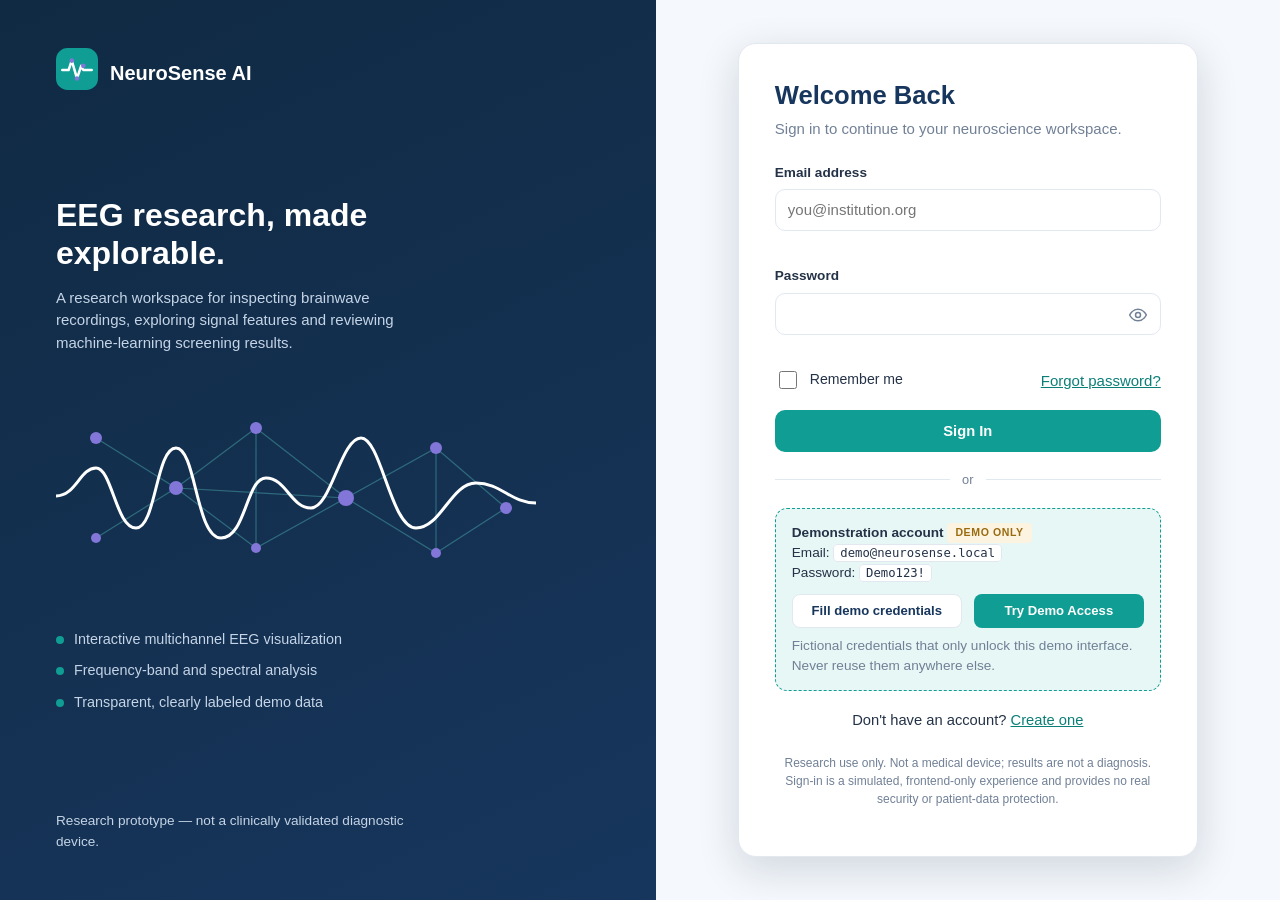
<file: neurosense-ai/pages/signal-explorer.html>
<!DOCTYPE html>
<html lang="en">
<head>
  <meta charset="utf-8">
  <meta name="viewport" content="width=device-width, initial-scale=1">
  <title>Signal Explorer — NeuroSense AI</title>
  <link rel="stylesheet" href="../css/styles.css">
  <link rel="stylesheet" href="../css/components.css">
  <link rel="stylesheet" href="../css/responsive.css">
  <script src="../js/app.js"></script>
</head>
<body data-page="signal-explorer" data-title="Signal Explorer">
  <a class="skip-link" href="#main">Skip to main content</a>
  <div class="app">
    <div id="sidebar-slot"></div>
    <div class="main">
      <div id="topbar-slot"></div>
      <main class="content" id="main" tabindex="-1">
        <div class="page-head">
          <div><h1>Signal Explorer</h1><p>Inspect waveforms, spectra and descriptive features of the current recording.</p></div>
          <div class="btn-row"><span class="badge" id="src-badge"></span><a class="btn btn-secondary btn-sm" href="eeg-analysis.html">Change recording</a></div>
        </div>

        <div class="grid grid-main">
          <section class="card" aria-label="Signal workspace">
            <div class="tabs" role="tablist" aria-label="Signal views">
              <button class="tab" role="tab" id="t-raw" aria-selected="true" aria-controls="p-raw" data-tab="raw">Raw Signal</button>
              <button class="tab" role="tab" id="t-proc" aria-selected="false" aria-controls="p-proc" data-tab="proc" tabindex="-1">Processed Signal</button>
              <button class="tab" role="tab" id="t-spec" aria-selected="false" aria-controls="p-spec" data-tab="spec" tabindex="-1">Frequency Spectrum</button>
              <button class="tab" role="tab" id="t-feat" aria-selected="false" aria-controls="p-feat" data-tab="feat" tabindex="-1">Feature Analysis</button>
            </div>

            <div class="chip-row" id="chips" role="group" aria-label="Channel selection" style="margin-bottom:12px"></div>

            <div role="tabpanel" id="p-raw" aria-labelledby="t-raw" class="tab-panel">
              <div class="btn-row" style="margin-bottom:10px" id="nav-controls">
                <button class="btn btn-secondary btn-sm" id="pan-l" type="button" aria-label="Pan left">◀</button>
                <button class="btn btn-secondary btn-sm" id="pan-r" type="button" aria-label="Pan right">▶</button>
                <button class="btn btn-secondary btn-sm" id="zin" type="button" aria-label="Zoom in">Zoom +</button>
                <button class="btn btn-secondary btn-sm" id="zout" type="button" aria-label="Zoom out">Zoom −</button>
                <label class="sr-only" for="amp">Amplitude scale</label>
                <select class="input" id="amp" style="width:auto"><option value="10">±10 µV</option><option value="25">±25 µV</option><option value="50" selected>±50 µV</option><option value="100">±100 µV</option><option value="200">±200 µV</option></select>
                <label class="sr-only" for="start">Start time</label>
                <input type="range" id="start" min="0" max="50" step="0.5" value="0" style="flex:1;min-width:140px;accent-color:#0F9D94" aria-label="Start time (seconds)">
                <span class="small muted" id="range-label"></span>
              </div>
              <div class="chart-box"><canvas id="raw" role="img" aria-label="Raw multichannel EEG"></canvas></div>
              <div class="small muted" id="readout" style="margin-top:8px;min-height:1.4em">Hover the plot to read time and amplitude. Drag to pan; scroll to zoom.</div>
            </div>

            <div role="tabpanel" id="p-proc" aria-labelledby="t-proc" class="tab-panel" hidden>
              <div id="proc-empty" class="empty"><div id="pe-ico"></div><h3>Processed signal unavailable</h3><p>No preprocessing has been run on this recording. Run the band-pass filter in EEG Analysis first — nothing is faked here.</p><a class="btn btn-primary" href="eeg-analysis.html">Go to EEG Analysis</a></div>
              <div id="proc-wrap" hidden><p class="small muted" id="proc-note"></p><div class="chart-box"><canvas id="proc"></canvas></div></div>
            </div>

            <div role="tabpanel" id="p-spec" aria-labelledby="t-spec" class="tab-panel" hidden>
              <p class="small muted">Welch power spectral density (Hann window, 50% overlap) of the visible channels, log scale.</p>
              <div class="chart-box"><canvas id="psd" role="img" aria-label="Power spectral density"></canvas></div>
              <div class="legend" id="psd-legend" style="margin-top:8px"></div>
              <h3 style="margin:18px 0 8px">Band-power comparison</h3>
              <div class="table-wrap"><table class="data" id="bp-table"></table></div>
            </div>

            <div role="tabpanel" id="p-feat" aria-labelledby="t-feat" class="tab-panel" hidden>
              <div class="notice notice-info" style="margin-bottom:12px"><span id="f-ico"></span><span>Descriptive features computed from the loaded signal in your browser. They are <b>not</b> diagnostic markers.</span></div>
              <div class="table-wrap"><table class="data" id="feat-table"></table></div>
              <div id="asym" class="small muted" style="margin-top:12px"></div>
            </div>
          </section>

          <div class="stack">
            <section class="card"><h2 style="margin-bottom:14px">Recording Metadata</h2><dl class="meta-list" id="meta"></dl></section>
            <section class="card"><h2>Signal Quality Summary</h2><p class="small muted" style="margin:4px 0 12px">Basic checks only; not validated artifact detection.</p><ul class="qc-list" id="qc"></ul></section>
          </div>
        </div>
      </main>
      <div id="footer-slot"></div>
    </div>
  </div>
  <script src="../js/navigation.js"></script>
  <script src="../js/recording.js"></script>
  <script src="../js/signal-explorer.js"></script>
</body>
</html>
</file>
<file: neurosense-ai/css/styles.css>
/* NeuroSense AI — design tokens, base and layout */
:root {
  --navy: #17365D;
  --navy-deep: #102A43;
  --teal: #0F9D94;
  --teal-dark: #0B7F77;
  --teal-light: #E7F7F5;
  --lavender: #8276D8;
  --lavender-light: #EFEDFB;
  --bg: #F5F8FC;
  --card: #FFFFFF;
  --text: #243247;
  --muted: #718096;
  --border: #E2E8F0;
  --success: #16865B;
  --success-light: #E4F5EC;
  --warning: #D99724;
  --warning-light: #FCF3E0;
  --error: #C94C4C;
  --error-light: #FBEAEA;

  --radius: 14px;
  --radius-sm: 8px;
  --shadow: 0 1px 2px rgba(16, 42, 67, .06), 0 6px 20px rgba(16, 42, 67, .06);
  --shadow-lg: 0 12px 40px rgba(16, 42, 67, .16);

  --sp-1: 4px; --sp-2: 8px; --sp-3: 12px; --sp-4: 16px;
  --sp-5: 24px; --sp-6: 32px; --sp-7: 48px;

  --sidebar-w: 260px;
  --topbar-h: 68px;
  --font: Inter, -apple-system, "Segoe UI", Roboto, "Helvetica Neue", Arial, sans-serif;
  --mono: ui-monospace, SFMono-Regular, Menlo, Consolas, monospace;
}

[data-theme="dark"] {
  --bg: #0D1B2A;
  --card: #14263A;
  --text: #E6EDF5;
  --muted: #9FB0C3;
  --border: #25405A;
  --teal-light: #12383A;
  --lavender-light: #25214A;
  --success-light: #10301F;
  --warning-light: #3A2D10;
  --error-light: #3A1B1B;
  --shadow: 0 1px 2px rgba(0,0,0,.3), 0 6px 20px rgba(0,0,0,.25);
}

*, *::before, *::after { box-sizing: border-box; }
html { -webkit-text-size-adjust: 100%; }
body {
  margin: 0;
  font-family: var(--font);
  font-size: 15px;
  line-height: 1.5;
  color: var(--text);
  background: var(--bg);
  overflow-x: hidden;
}
h1, h2, h3, h4 { margin: 0; color: var(--navy); line-height: 1.25; font-weight: 650; }
[data-theme="dark"] h1, [data-theme="dark"] h2, [data-theme="dark"] h3, [data-theme="dark"] h4 { color: #F2F6FA; }
h1 { font-size: 1.65rem; }
h2 { font-size: 1.15rem; }
h3 { font-size: 1rem; }
p { margin: 0 0 var(--sp-3); }
a { color: var(--teal-dark); }
img, svg, canvas { max-width: 100%; }
button, input, select, textarea { font: inherit; color: inherit; }
code, .mono { font-family: var(--mono); font-size: .9em; }
.muted { color: var(--muted); }
.small { font-size: .85rem; }
.sr-only {
  position: absolute; width: 1px; height: 1px; padding: 0; margin: -1px;
  overflow: hidden; clip: rect(0,0,0,0); white-space: nowrap; border: 0;
}

:focus-visible { outline: 3px solid var(--lavender); outline-offset: 2px; border-radius: 4px; }
.skip-link {
  position: absolute; left: -999px; top: 8px; background: var(--navy); color: #fff;
  padding: 8px 14px; border-radius: 6px; z-index: 1000;
}
.skip-link:focus { left: 8px; }

/* ---------- App layout ---------- */
.app { display: flex; min-height: 100vh; }

.sidebar {
  position: fixed; inset: 0 auto 0 0; width: var(--sidebar-w);
  background: var(--navy-deep); color: #fff;
  display: flex; flex-direction: column; z-index: 60;
  transition: transform .25s ease;
}
.sidebar .brand {
  display: flex; align-items: center; gap: 12px; padding: 22px 22px 18px;
  color: #fff; text-decoration: none; font-weight: 700; font-size: 1.15rem; letter-spacing: .2px;
}
.brand small { display: block; font-weight: 500; font-size: .7rem; color: #9FB6CF; letter-spacing: .6px; text-transform: uppercase; }
.sidebar nav { flex: 1; padding: 8px 12px; overflow-y: auto; }
.nav-label { font-size: .68rem; letter-spacing: 1px; text-transform: uppercase; color: #7E97B3; padding: 14px 12px 6px; }
.nav-link {
  display: flex; align-items: center; gap: 12px; padding: 10px 12px; margin-bottom: 2px;
  border-radius: 10px; color: #D5E1EE; text-decoration: none; font-weight: 500;
  border-left: 3px solid transparent; transition: background .15s, color .15s;
}
.nav-link svg { width: 20px; height: 20px; flex: none; }
.nav-link:hover { background: rgba(255,255,255,.07); color: #fff; }
.nav-link.active { background: rgba(15,157,148,.2); color: #fff; border-left-color: var(--teal); }
.nav-link.active svg { color: #5FD6CD; }

.sidebar-footer { padding: 14px; border-top: 1px solid rgba(255,255,255,.1); }
.profile-mini { display: flex; align-items: center; gap: 10px; margin-bottom: 12px; }
.profile-mini .meta { min-width: 0; }
.profile-mini .name { font-weight: 600; font-size: .9rem; white-space: nowrap; overflow: hidden; text-overflow: ellipsis; }
.role-badge {
  display: inline-block; font-size: .68rem; padding: 2px 8px; border-radius: 99px;
  background: rgba(130,118,216,.28); color: #D9D4FA; font-weight: 600; letter-spacing: .3px;
}
.logout-btn {
  width: 100%; display: flex; align-items: center; justify-content: center; gap: 8px;
  background: transparent; border: 1px solid rgba(255,255,255,.22); color: #fff;
  padding: 9px; border-radius: 10px; cursor: pointer; font-weight: 500;
}
.logout-btn:hover { background: rgba(255,255,255,.08); }
.logout-btn svg { width: 18px; height: 18px; }

.avatar {
  width: 38px; height: 38px; border-radius: 50%; flex: none;
  background: linear-gradient(135deg, var(--teal), var(--lavender));
  display: grid; place-items: center; color: #fff; font-weight: 700; font-size: .85rem;
}

.main { flex: 1; min-width: 0; margin-left: var(--sidebar-w); display: flex; flex-direction: column; }

.topbar {
  position: sticky; top: 0; z-index: 40; height: var(--topbar-h);
  background: color-mix(in srgb, var(--card) 92%, transparent);
  backdrop-filter: blur(8px);
  border-bottom: 1px solid var(--border);
  display: flex; align-items: center; gap: var(--sp-4); padding: 0 var(--sp-5);
}
.menu-toggle { display: none; }
.crumbs { min-width: 0; }
.crumbs .trail { font-size: .78rem; color: var(--muted); }
.crumbs .title { font-size: 1.1rem; font-weight: 650; color: var(--navy); white-space: nowrap; overflow: hidden; text-overflow: ellipsis; }
[data-theme="dark"] .crumbs .title { color: #F2F6FA; }
.topbar-spacer { flex: 1; }

.search { position: relative; width: min(340px, 30vw); }
.search input {
  width: 100%; height: 40px; padding: 0 14px 0 38px; border-radius: 99px;
  border: 1px solid var(--border); background: var(--bg);
}
.search > svg { position: absolute; left: 12px; top: 10px; width: 18px; height: 18px; color: var(--muted); }
.search-results {
  position: absolute; top: 46px; left: 0; right: 0; background: var(--card);
  border: 1px solid var(--border); border-radius: var(--radius-sm); box-shadow: var(--shadow-lg); overflow: hidden;
}
.search-results a, .search-results div { display: block; padding: 10px 14px; text-decoration: none; color: var(--text); }
.search-results a:hover, .search-results a:focus { background: var(--teal-light); }

.icon-btn {
  position: relative; width: 40px; height: 40px; border-radius: 50%; display: grid; place-items: center;
  background: transparent; border: 1px solid transparent; cursor: pointer; color: var(--text);
}
.icon-btn:hover { background: var(--bg); border-color: var(--border); }
.icon-btn svg { width: 20px; height: 20px; }
.icon-btn .dot { position: absolute; top: 9px; right: 10px; width: 8px; height: 8px; background: var(--error); border-radius: 50%; }

.env-pill {
  display: inline-flex; align-items: center; gap: 8px; font-size: .78rem; font-weight: 600;
  padding: 6px 12px; border-radius: 99px; background: var(--lavender-light); color: #5B4FB8; white-space: nowrap;
}
[data-theme="dark"] .env-pill { color: #CFC9FA; }
.env-pill i { width: 8px; height: 8px; border-radius: 50%; background: var(--lavender); }

.top-user { display: flex; align-items: center; gap: 10px; }
.top-user .who { line-height: 1.2; }
.top-user .who b { display: block; font-size: .85rem; }
.top-user .who span { font-size: .72rem; color: var(--muted); }

.menu-wrap { position: relative; }
.dropdown {
  position: absolute; right: 0; top: 48px; min-width: 260px; background: var(--card);
  border: 1px solid var(--border); border-radius: var(--radius-sm); box-shadow: var(--shadow-lg); z-index: 70; padding: 6px;
}
.dropdown .dd-item {
  display: flex; gap: 10px; align-items: center; width: 100%; text-align: left; background: none; border: 0;
  padding: 10px 12px; border-radius: 6px; cursor: pointer; color: var(--text); text-decoration: none; font-size: .9rem;
}
.dropdown .dd-item:hover { background: var(--bg); }
.dropdown .dd-head { padding: 10px 12px; border-bottom: 1px solid var(--border); margin-bottom: 4px; }
.dropdown .dd-note { padding: 8px 12px; font-size: .8rem; color: var(--muted); }
.dropdown svg { width: 18px; height: 18px; }

.content { padding: var(--sp-5); max-width: 1500px; width: 100%; margin: 0 auto; flex: 1; }
.page-head { display: flex; justify-content: space-between; align-items: flex-end; gap: var(--sp-4); flex-wrap: wrap; margin-bottom: var(--sp-5); }
.page-head p { margin: 4px 0 0; color: var(--muted); max-width: 70ch; }
.btn-row { display: flex; gap: var(--sp-3); flex-wrap: wrap; align-items: center; }

.app-footer { padding: var(--sp-4) var(--sp-5); font-size: .8rem; color: var(--muted); border-top: 1px solid var(--border); text-align: center; }

.scrim { display: none; position: fixed; inset: 0; background: rgba(16,42,67,.5); z-index: 55; }

/* Grid helpers */
.grid { display: grid; gap: var(--sp-5); }
.grid-2 { grid-template-columns: repeat(2, minmax(0, 1fr)); }
.grid-3 { grid-template-columns: repeat(3, minmax(0, 1fr)); }
.grid-4 { grid-template-columns: repeat(4, minmax(0, 1fr)); }
.grid-main { grid-template-columns: minmax(0, 2fr) minmax(0, 1fr); }
.stack > * + * { margin-top: var(--sp-5); }

@media print {
  .sidebar, .topbar, .app-footer, .no-print, .scrim { display: none !important; }
  .main { margin: 0; }
  body { background: #fff; }
  .card { box-shadow: none; break-inside: avoid; }
}

@media (prefers-reduced-motion: reduce) {
  * { animation: none !important; transition: none !important; }
}
</file>
<file: neurosense-ai/css/components.css>
/* NeuroSense AI — reusable components */
.card {
  background: var(--card); border: 1px solid var(--border); border-radius: var(--radius);
  box-shadow: var(--shadow); padding: var(--sp-5);
}
.card-head { display: flex; justify-content: space-between; align-items: flex-start; gap: var(--sp-3); flex-wrap: wrap; margin-bottom: var(--sp-4); }
.card-head p { margin: 2px 0 0; color: var(--muted); font-size: .85rem; }

/* Buttons */
.btn {
  display: inline-flex; align-items: center; justify-content: center; gap: 8px;
  min-height: 42px; padding: 0 18px; border-radius: 10px; border: 1px solid transparent;
  font-weight: 600; font-size: .92rem; cursor: pointer; text-decoration: none;
  transition: background .15s, box-shadow .15s, transform .1s;
}
.btn svg { width: 18px; height: 18px; }
.btn:active { transform: translateY(1px); }
.btn:disabled, .btn[aria-disabled="true"] { opacity: .55; cursor: not-allowed; }
.btn-primary { background: var(--teal); color: #fff; }
.btn-primary:hover:not(:disabled) { background: var(--teal-dark); box-shadow: 0 4px 14px rgba(15,157,148,.3); }
.btn-secondary { background: var(--card); color: var(--navy); border-color: var(--border); }
[data-theme="dark"] .btn-secondary { color: var(--text); }
.btn-secondary:hover:not(:disabled) { border-color: var(--teal); background: var(--teal-light); }
.btn-ghost { background: transparent; color: var(--teal-dark); }
.btn-ghost:hover { background: var(--teal-light); }
.btn-danger { background: var(--error); color: #fff; }
.btn-sm { min-height: 34px; padding: 0 12px; font-size: .82rem; border-radius: 8px; }

/* Hero */
.hero {
  background: linear-gradient(120deg, var(--navy) 0%, var(--navy-deep) 100%);
  color: #fff; border-radius: var(--radius); padding: var(--sp-6);
  display: flex; justify-content: space-between; align-items: center; gap: var(--sp-5); flex-wrap: wrap;
  position: relative; overflow: hidden; box-shadow: var(--shadow);
}
.hero h1 { color: #fff; font-size: 1.9rem; }
.hero p { color: #C5D4E6; max-width: 56ch; margin: 8px 0 20px; }
.hero .hero-art { position: absolute; right: -20px; top: 0; bottom: 0; width: 46%; opacity: .35; pointer-events: none; }
.hero > div { position: relative; z-index: 1; }
.hero .btn-secondary { background: rgba(255,255,255,.1); color: #fff; border-color: rgba(255,255,255,.3); }
.hero .btn-secondary:hover { background: rgba(255,255,255,.2); }

/* Badges / chips */
.badge {
  display: inline-flex; align-items: center; gap: 6px; padding: 3px 10px; border-radius: 99px;
  font-size: .75rem; font-weight: 600; white-space: nowrap;
}
.badge-success { background: var(--success-light); color: var(--success); }
.badge-warning { background: var(--warning-light); color: #9A6A0F; }
.badge-error { background: var(--error-light); color: var(--error); }
.badge-info { background: var(--teal-light); color: var(--teal-dark); }
.badge-ai { background: var(--lavender-light); color: #5B4FB8; }
.badge-muted { background: var(--bg); color: var(--muted); border: 1px solid var(--border); }
.demo-tag {
  display: inline-block; font-size: .66rem; font-weight: 700; letter-spacing: .6px; text-transform: uppercase;
  padding: 2px 8px; border-radius: 4px; background: var(--warning-light); color: #9A6A0F; vertical-align: middle;
}

/* KPI */
.kpi { display: flex; flex-direction: column; gap: 6px; }
.kpi-top { display: flex; justify-content: space-between; align-items: center; }
.kpi-icon { width: 42px; height: 42px; border-radius: 12px; display: grid; place-items: center; background: var(--teal-light); color: var(--teal-dark); }
.kpi-icon.lav { background: var(--lavender-light); color: var(--lavender); }
.kpi-icon.warn { background: var(--warning-light); color: var(--warning); }
.kpi-icon svg { width: 22px; height: 22px; }
.kpi-label { color: var(--muted); font-size: .85rem; font-weight: 500; }
.kpi-value { font-size: 2rem; font-weight: 700; color: var(--navy); line-height: 1.1; }
[data-theme="dark"] .kpi-value { color: #F2F6FA; }
.kpi-trend { font-size: .8rem; color: var(--muted); }
.kpi-trend.up { color: var(--success); }

/* Tables */
.table-wrap { overflow-x: auto; -webkit-overflow-scrolling: touch; border: 1px solid var(--border); border-radius: var(--radius-sm); }
table.data { width: 100%; border-collapse: collapse; min-width: 640px; }
table.data th { text-align: left; font-size: .75rem; text-transform: uppercase; letter-spacing: .5px; color: var(--muted); background: var(--bg); padding: 10px 14px; white-space: nowrap; }
table.data td { padding: 12px 14px; border-top: 1px solid var(--border); font-size: .9rem; vertical-align: middle; }
table.data tbody tr:hover { background: color-mix(in srgb, var(--teal-light) 45%, transparent); }

/* Forms */
.field { display: flex; flex-direction: column; gap: 6px; margin-bottom: var(--sp-4); }
.field label, .label { font-size: .85rem; font-weight: 600; color: var(--text); }
.input, select.input, textarea.input {
  width: 100%; min-height: 42px; padding: 8px 12px; border-radius: 10px;
  border: 1px solid var(--border); background: var(--card);
}
.input:focus { border-color: var(--teal); outline: 3px solid rgba(15,157,148,.2); outline-offset: 0; }
.input.invalid { border-color: var(--error); }
.field-hint { font-size: .78rem; color: var(--muted); }
.field-error { font-size: .8rem; color: var(--error); min-height: 1em; }
.form-grid { display: grid; grid-template-columns: repeat(2, minmax(0,1fr)); gap: 0 var(--sp-4); }
.check { display: flex; gap: 10px; align-items: flex-start; font-size: .88rem; }
.check input { width: 18px; height: 18px; margin-top: 2px; accent-color: var(--teal); flex: none; }

/* Chips for channels */
.chip-row { display: flex; flex-wrap: wrap; gap: 8px; }
.chip {
  display: inline-flex; align-items: center; gap: 6px; padding: 5px 12px; border-radius: 99px;
  border: 1px solid var(--border); background: var(--card); cursor: pointer; font-size: .8rem; font-weight: 600; user-select: none;
}
.chip i { width: 10px; height: 10px; border-radius: 50%; display: inline-block; }
.chip[aria-pressed="false"] { opacity: .45; }
.chip:hover { border-color: var(--teal); }

/* Tabs */
.tabs { display: flex; gap: 4px; border-bottom: 1px solid var(--border); margin-bottom: var(--sp-4); overflow-x: auto; }
.tab {
  background: none; border: 0; padding: 10px 16px; font-weight: 600; color: var(--muted); cursor: pointer;
  border-bottom: 3px solid transparent; white-space: nowrap;
}
.tab[aria-selected="true"] { color: var(--teal-dark); border-bottom-color: var(--teal); }
.tab-panel[hidden] { display: none; }

/* Notices */
.notice {
  display: flex; gap: 12px; align-items: flex-start; padding: 12px 16px; border-radius: var(--radius-sm);
  border: 1px solid; font-size: .88rem;
}
.notice svg { width: 20px; height: 20px; flex: none; margin-top: 1px; }
.notice-info { background: var(--teal-light); border-color: #BFE7E3; color: #0B5F59; }
.notice-warn { background: var(--warning-light); border-color: #F0D9A3; color: #7A540B; }
.notice-error { background: var(--error-light); border-color: #EFC4C4; color: #9B3535; }
.notice-success { background: var(--success-light); border-color: #BDE3CF; color: #11674A; }
[data-theme="dark"] .notice-info, [data-theme="dark"] .notice-warn, [data-theme="dark"] .notice-error, [data-theme="dark"] .notice-success { color: var(--text); }
.clinical-notice { position: sticky; bottom: 0; z-index: 5; }

/* Empty state */
.empty { text-align: center; padding: var(--sp-6) var(--sp-4); color: var(--muted); }
.empty svg { width: 48px; height: 48px; color: var(--border); margin-bottom: 8px; }
.empty h3 { color: var(--text); margin-bottom: 4px; }

/* Charts */
.chart-box { position: relative; width: 100%; }
.chart-box canvas { display: block; width: 100%; border-radius: 8px; background: var(--card); }
.legend { display: flex; gap: 14px; flex-wrap: wrap; font-size: .8rem; color: var(--muted); }
.legend span { display: inline-flex; align-items: center; gap: 6px; }
.legend i { width: 10px; height: 10px; border-radius: 3px; display: inline-block; }

.bars { display: flex; flex-direction: column; gap: 14px; }
.bar-row { display: grid; grid-template-columns: 90px 1fr 56px; gap: 12px; align-items: center; font-size: .88rem; }
.bar-track { height: 12px; background: var(--bg); border-radius: 99px; overflow: hidden; border: 1px solid var(--border); }
.bar-fill { height: 100%; border-radius: 99px; transition: width .6s ease; }

.band-cards { display: grid; grid-template-columns: repeat(5, minmax(0,1fr)); gap: 10px; margin-top: 16px; }
.band-card { padding: 10px; border: 1px solid var(--border); border-radius: 10px; text-align: center; cursor: help; }
.band-card b { display: block; font-size: 1.1rem; }
.band-card span { font-size: .72rem; color: var(--muted); }

/* Tooltip */
.tip { position: relative; cursor: help; border-bottom: 1px dotted var(--muted); }
.tip::after {
  content: attr(data-tip); position: absolute; left: 50%; bottom: calc(100% + 8px); transform: translateX(-50%);
  width: max-content; max-width: 260px; background: var(--navy-deep); color: #fff; padding: 8px 10px; border-radius: 8px;
  font-size: .78rem; font-weight: 400; line-height: 1.4; opacity: 0; pointer-events: none; transition: opacity .15s; z-index: 30;
  text-transform: none; letter-spacing: 0; white-space: normal; text-align: left;
}
.tip:hover::after, .tip:focus::after { opacity: 1; }

/* Upload */
.dropzone {
  border: 2px dashed var(--border); border-radius: var(--radius); padding: var(--sp-6); text-align: center;
  background: var(--bg); transition: border-color .15s, background .15s; cursor: pointer;
}
.dropzone:hover, .dropzone.drag { border-color: var(--teal); background: var(--teal-light); }
.dropzone svg { width: 44px; height: 44px; color: var(--teal); }
.progress { height: 8px; border-radius: 99px; background: var(--border); overflow: hidden; }
.progress > i { display: block; height: 100%; width: 0; background: var(--teal); transition: width .2s; }

/* Meta list */
.meta-list { display: grid; grid-template-columns: 1fr auto; gap: 10px 16px; margin: 0; font-size: .9rem; }
.meta-list dt { color: var(--muted); }
.meta-list dd { margin: 0; font-weight: 600; text-align: right; word-break: break-word; }

/* Quality checks */
.qc-list { list-style: none; margin: 0; padding: 0; display: flex; flex-direction: column; gap: 10px; }
.qc-list li { display: flex; justify-content: space-between; gap: 12px; align-items: center; padding: 10px 12px; border: 1px solid var(--border); border-radius: 10px; font-size: .88rem; }

/* Stepper */
.stepper { display: grid; grid-template-columns: repeat(5, minmax(0,1fr)); gap: 10px; counter-reset: s; }
.step { border: 1px solid var(--border); border-radius: 12px; padding: 12px; background: var(--card); position: relative; }
.step::before {
  counter-increment: s; content: counter(s); display: grid; place-items: center; width: 26px; height: 26px; border-radius: 50%;
  background: var(--bg); border: 1px solid var(--border); font-size: .78rem; font-weight: 700; margin-bottom: 6px;
}
.step b { display: block; font-size: .85rem; }
.step span { font-size: .75rem; color: var(--muted); }
.step.done { border-color: var(--success); }
.step.done::before { background: var(--success); color: #fff; border-color: var(--success); content: "✓"; }
.step.running { border-color: var(--teal); box-shadow: 0 0 0 3px rgba(15,157,148,.18); }
.step.running::before { background: var(--teal); color: #fff; border-color: var(--teal); }
.step.blocked { opacity: .65; }

.confusion { display: grid; grid-template-columns: auto repeat(2, 1fr); gap: 6px; max-width: 340px; font-size: .85rem; text-align: center; }
.confusion .cell { padding: 18px 8px; border-radius: 8px; font-weight: 700; font-size: 1.2rem; }
.confusion .hd { color: var(--muted); font-size: .75rem; align-self: center; }

.toast-host { position: fixed; right: 20px; bottom: 20px; display: flex; flex-direction: column; gap: 10px; z-index: 200; }
.toast {
  background: var(--navy-deep); color: #fff; padding: 12px 16px; border-radius: 10px; box-shadow: var(--shadow-lg);
  max-width: 360px; font-size: .88rem; animation: toastIn .25s ease;
}
.toast.error { background: var(--error); }
.toast.success { background: var(--success); }
@keyframes toastIn { from { opacity: 0; transform: translateY(8px); } to { opacity: 1; transform: none; } }

.modal-back { position: fixed; inset: 0; background: rgba(16,42,67,.55); display: grid; place-items: center; z-index: 150; padding: 16px; }
.modal { background: var(--card); border-radius: var(--radius); max-width: 560px; width: 100%; padding: var(--sp-5); box-shadow: var(--shadow-lg); max-height: 90vh; overflow: auto; }

.spinner { width: 18px; height: 18px; border: 3px solid rgba(255,255,255,.4); border-top-color: #fff; border-radius: 50%; animation: spin .7s linear infinite; display: inline-block; }
@keyframes spin { to { transform: rotate(360deg); } }

.report-sheet { background: #fff; color: #1b2636; border: 1px solid var(--border); border-radius: var(--radius-sm); padding: var(--sp-6); }
.report-sheet h2, .report-sheet h3 { color: var(--navy); }
.report-sheet section { margin-bottom: var(--sp-5); }

.filter-grid { display: grid; grid-template-columns: repeat(4, minmax(0, 1fr)); gap: var(--sp-4); }
@media (max-width: 1100px) { .filter-grid { grid-template-columns: repeat(2, minmax(0, 1fr)); } }
@media (max-width: 600px) { .filter-grid { grid-template-columns: minmax(0, 1fr); } }

@media print {
  body.printing-report .content > *:not(#report-view) { display: none !important; }
  body.printing-report #report-view { display: block !important; }
  .report-sheet { border: 0; padding: 0; }
}

/* Prevent hidden tooltips / art from creating horizontal page overflow */
.main { overflow-x: clip; }
.band-card.tip::after { max-width: 200px; }
.band-card.tip:nth-child(5)::after, .band-card.tip:nth-child(4)::after { left: auto; right: 0; transform: none; }
.band-card.tip:nth-child(1)::after, .band-card.tip:nth-child(2)::after { left: 0; transform: none; }

.icon-btn.menu-toggle { display: none; }
</file>
<file: neurosense-ai/css/responsive.css>
/* NeuroSense AI — responsive rules */
@media (max-width: 1280px) {
  .grid-4 { grid-template-columns: repeat(2, minmax(0,1fr)); }
  .grid-main { grid-template-columns: minmax(0,1fr); }
  .search { width: 220px; }
}

@media (max-width: 1024px) {
  .sidebar { transform: translateX(-100%); box-shadow: var(--shadow-lg); }
  body.drawer-open .sidebar { transform: none; }
  body.drawer-open .scrim { display: block; }
  .main { margin-left: 0; }
  .icon-btn.menu-toggle { display: grid; }
  .env-pill { display: none; }
  .grid-3 { grid-template-columns: repeat(2, minmax(0,1fr)); }
  .stepper { grid-template-columns: repeat(2, minmax(0,1fr)); }
}

@media (max-width: 768px) {
  .content { padding: var(--sp-4); }
  .topbar { padding: 0 var(--sp-3); gap: var(--sp-2); }
  .search { display: none; }
  .top-user .who { display: none; }
  .grid-2, .grid-3, .grid-4 { grid-template-columns: minmax(0,1fr); }
  .form-grid { grid-template-columns: minmax(0,1fr); }
  .hero { padding: var(--sp-5); }
  .hero h1 { font-size: 1.5rem; }
  .hero .hero-art { display: none; }
  .band-cards { grid-template-columns: repeat(2, minmax(0,1fr)); }
  .btn { min-height: 44px; }
  .icon-btn { width: 44px; height: 44px; }
  .page-head { align-items: flex-start; }
}

@media (max-width: 480px) {
  .stepper { grid-template-columns: minmax(0,1fr); }
  .bar-row { grid-template-columns: 70px 1fr 48px; }
  .crumbs .trail { display: none; }
  .btn-row .btn { flex: 1 1 100%; }
  .toast-host { left: 12px; right: 12px; }
}
</file>
<file: neurosense-ai/css/auth.css>
/* NeuroSense AI — login / sign-up */
.auth-body { background: #fff; min-height: 100vh; }
.auth { display: grid; grid-template-columns: minmax(0, 1.05fr) minmax(0, 1fr); min-height: 100vh; }

.auth-brand {
  background: linear-gradient(155deg, var(--navy-deep) 0%, var(--navy) 100%);
  color: #fff; padding: 48px 56px; display: flex; flex-direction: column; justify-content: space-between;
  position: relative; overflow: hidden;
}
.auth-brand .brand-row { display: flex; align-items: center; gap: 12px; font-weight: 700; font-size: 1.25rem; }
.auth-brand h2 { color: #fff; font-size: 2rem; line-height: 1.2; max-width: 18ch; margin-bottom: 14px; }
.auth-brand p { color: #C5D4E6; max-width: 46ch; }
.auth-art { margin: 24px 0; max-width: 480px; width: 100%; }
.auth-points { list-style: none; margin: 0; padding: 0; display: grid; gap: 10px; color: #C5D4E6; font-size: .9rem; }
.auth-points li::before { content: ""; display: inline-block; width: 8px; height: 8px; border-radius: 50%; background: var(--teal); margin-right: 10px; }

.auth-panel { display: flex; align-items: center; justify-content: center; padding: 32px 24px; background: var(--bg); }
.auth-card {
  width: 100%; max-width: 460px; background: #fff; border: 1px solid var(--border); border-radius: 18px;
  padding: 36px; box-shadow: var(--shadow-lg); animation: rise .45s ease both;
}
@keyframes rise { from { opacity: 0; transform: translateY(12px); } to { opacity: 1; transform: none; } }
.auth-card h1 { font-size: 1.6rem; margin-bottom: 6px; }
.auth-card .sub { color: var(--muted); margin-bottom: 22px; }
.mobile-brand { display: none; align-items: center; gap: 10px; font-weight: 700; color: var(--navy); margin-bottom: 18px; }

.pw-wrap { position: relative; }
.pw-wrap .input { padding-right: 46px; }
.pw-toggle { position: absolute; right: 4px; top: 3px; width: 38px; height: 38px; border: 0; background: none; cursor: pointer; color: var(--muted); border-radius: 8px; display: grid; place-items: center; }
.pw-toggle:hover { color: var(--navy); background: var(--bg); }
.pw-toggle svg { width: 20px; height: 20px; }

.auth-row { display: flex; justify-content: space-between; align-items: center; gap: 12px; margin: 4px 0 18px; flex-wrap: wrap; }
.auth .btn { width: 100%; }
.auth-alt { text-align: center; margin-top: 18px; font-size: .92rem; }
.divider { display: flex; align-items: center; gap: 12px; color: var(--muted); font-size: .8rem; margin: 18px 0; }
.divider::before, .divider::after { content: ""; flex: 1; height: 1px; background: var(--border); }

.demo-box { border: 1px dashed var(--teal); background: var(--teal-light); border-radius: 12px; padding: 14px 16px; font-size: .85rem; }
.demo-box code { background: #fff; padding: 1px 6px; border-radius: 4px; border: 1px solid var(--border); }
.demo-box .btn-row { margin-top: 10px; }
.demo-box .btn { width: auto; flex: 1 1 140px; }

.auth-msg { margin-bottom: 16px; }
.auth-msg[hidden] { display: none; }
.auth-foot { margin-top: 22px; font-size: .75rem; color: var(--muted); text-align: center; line-height: 1.5; }
.strength { height: 5px; border-radius: 99px; background: var(--border); overflow: hidden; margin-top: 6px; }
.strength i { display: block; height: 100%; width: 0; transition: width .2s, background .2s; }

@media (max-width: 900px) {
  .auth { grid-template-columns: minmax(0, 1fr); }
  .auth-brand { display: none; }
  .mobile-brand { display: flex; }
  .auth-card { padding: 26px 20px; }
}
</file>
